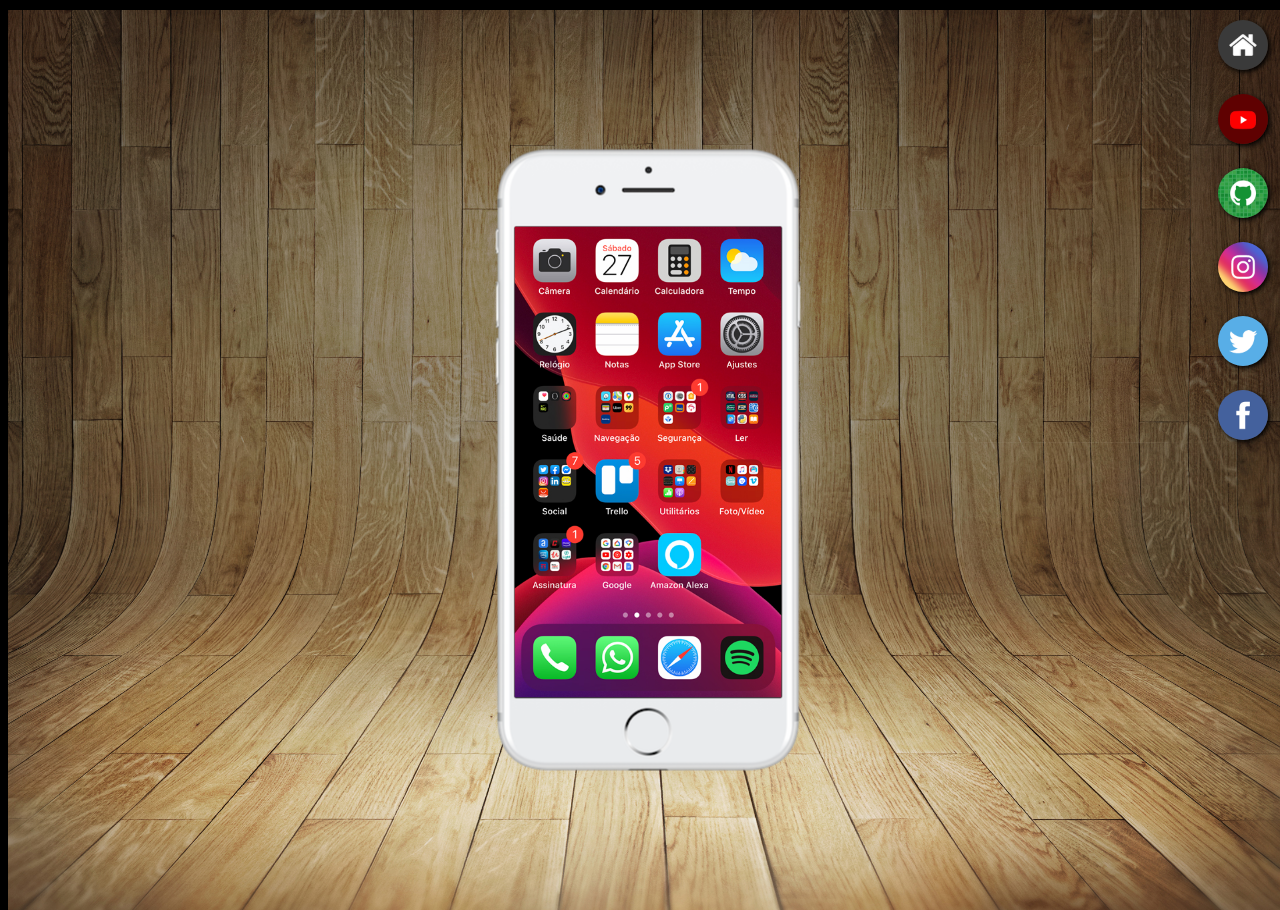
<file: index.html>
<!DOCTYPE html>
<html lang="pt-br">
<head>
    <meta charset="UTF-8">
    <meta name="viewport" content="width=device-width, initial-scale=1.0">
    <link rel="shortcut icon" href="favicon.ico" type="image/x-icon">
    <title>Projeto rede sociais</title>
    <link rel="stylesheet" href="estilos/style.css">
</head>
<body>
    <main>
        <section id="telefone">
            <iframe src="home.html" frameborder="0" name="tela" id="tela">Seu navegador não é compatível</iframe>
        </section>
        <section id="redes-sociais">
            <a href="home.html" target="tela"><img src="imagens/logo-home.jpg" alt="home"></a><br>
            <a href="youtube.html" target="tela"><img src="imagens/logo-youtube.jpg" alt="youtube"></a><br>
            <a href="github.html" target="tela"><img src="imagens/logo-github.jpg" alt="github"></a><br>
            <a href="instagram.html" target="tela"><img src="imagens/logo-instagram.jpg" alt="instagram"></a><br>
            <a href="twitter.html" target="tela"><img src="imagens/logo-twitter.jpg" alt="twitter"></a><br>
            <a href="facebook.html" target="tela"><img src="imagens/logo-facebook.jpg" alt="facebook"></a>
        </section>
    </main>
</body>
</html>
</file>
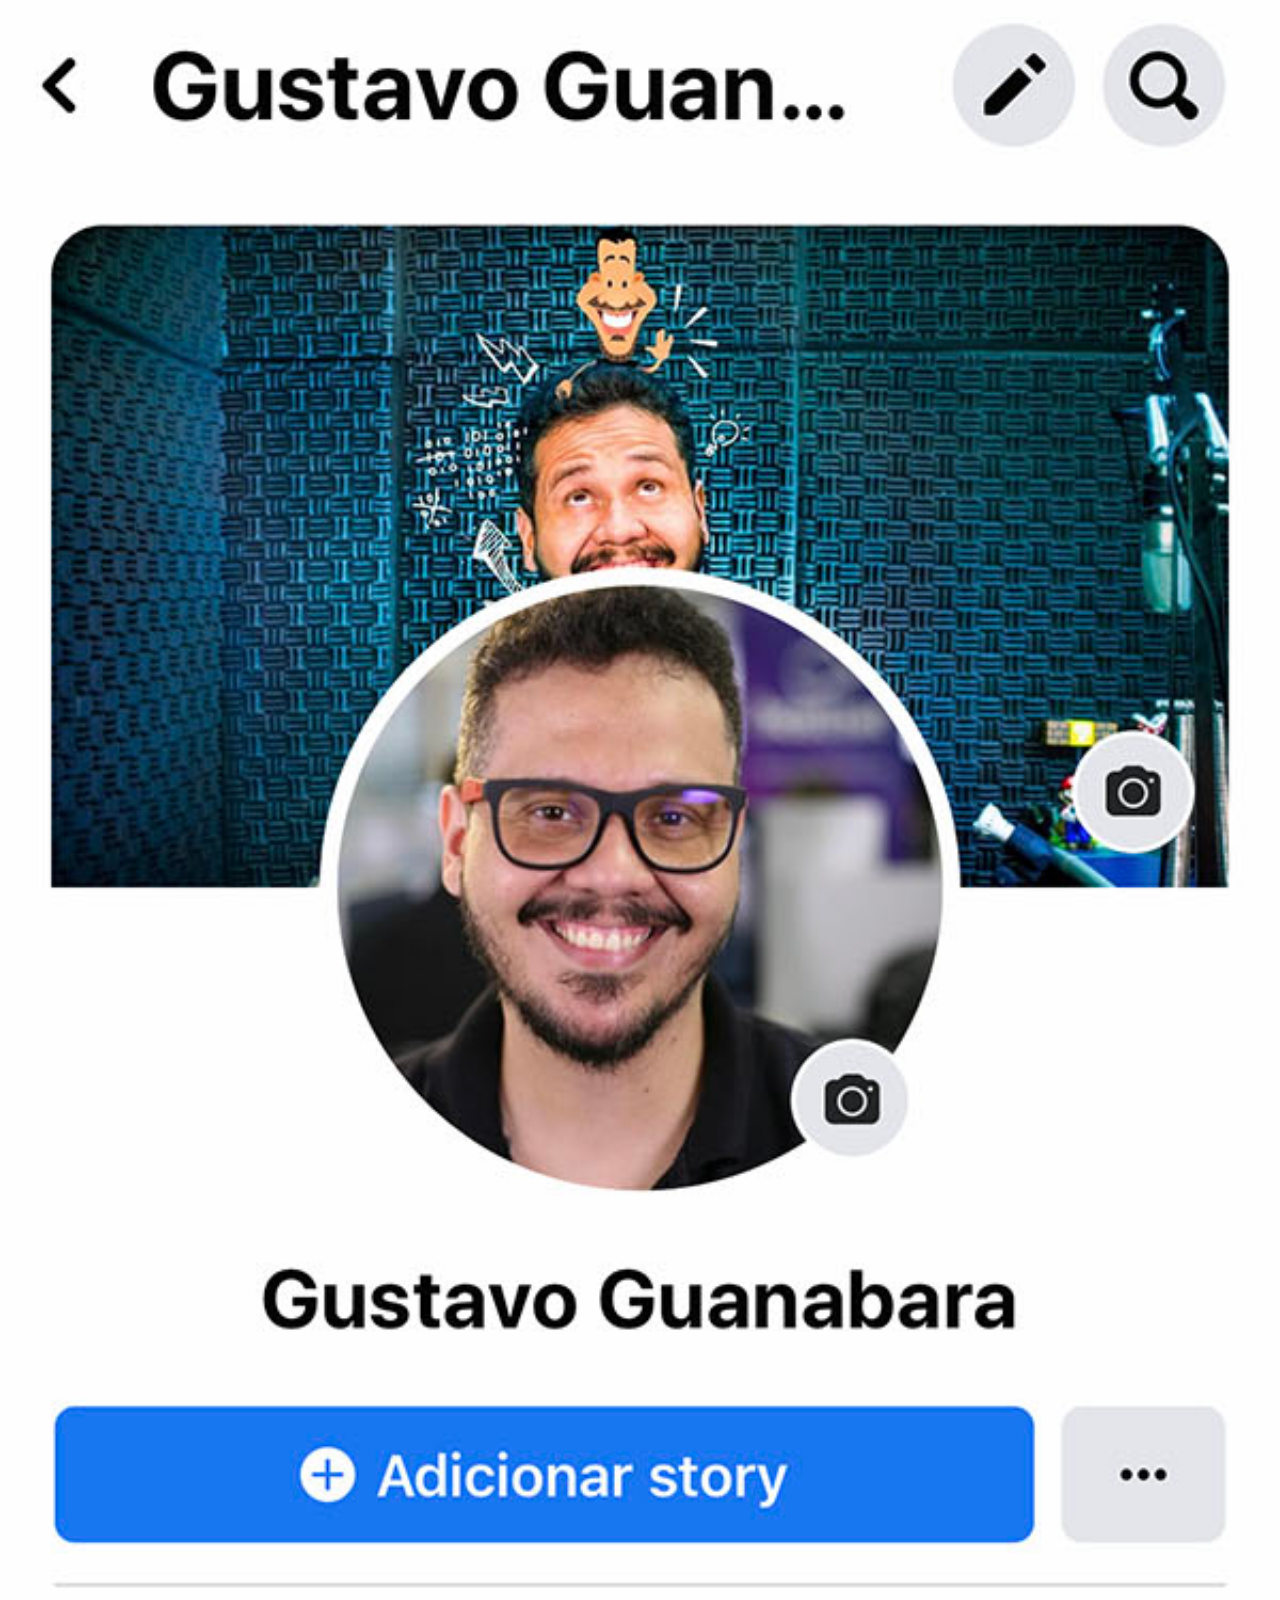
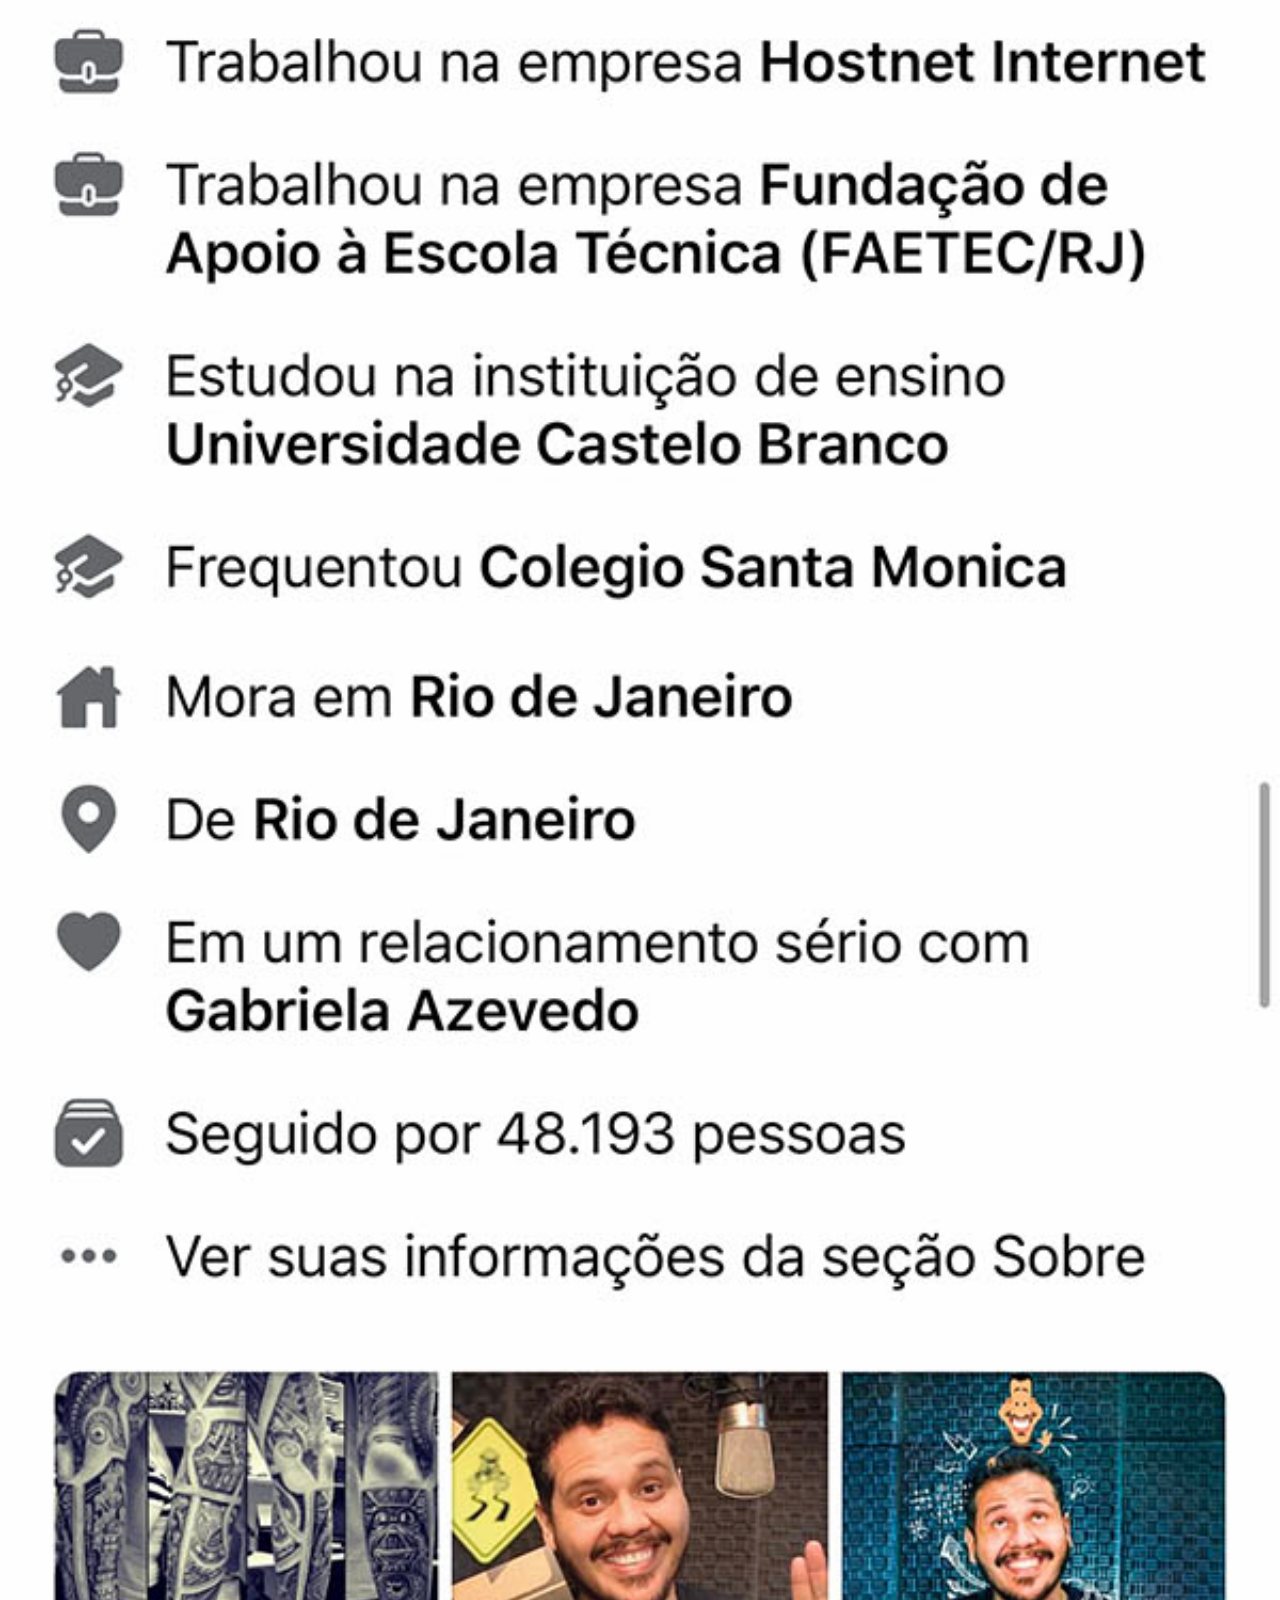
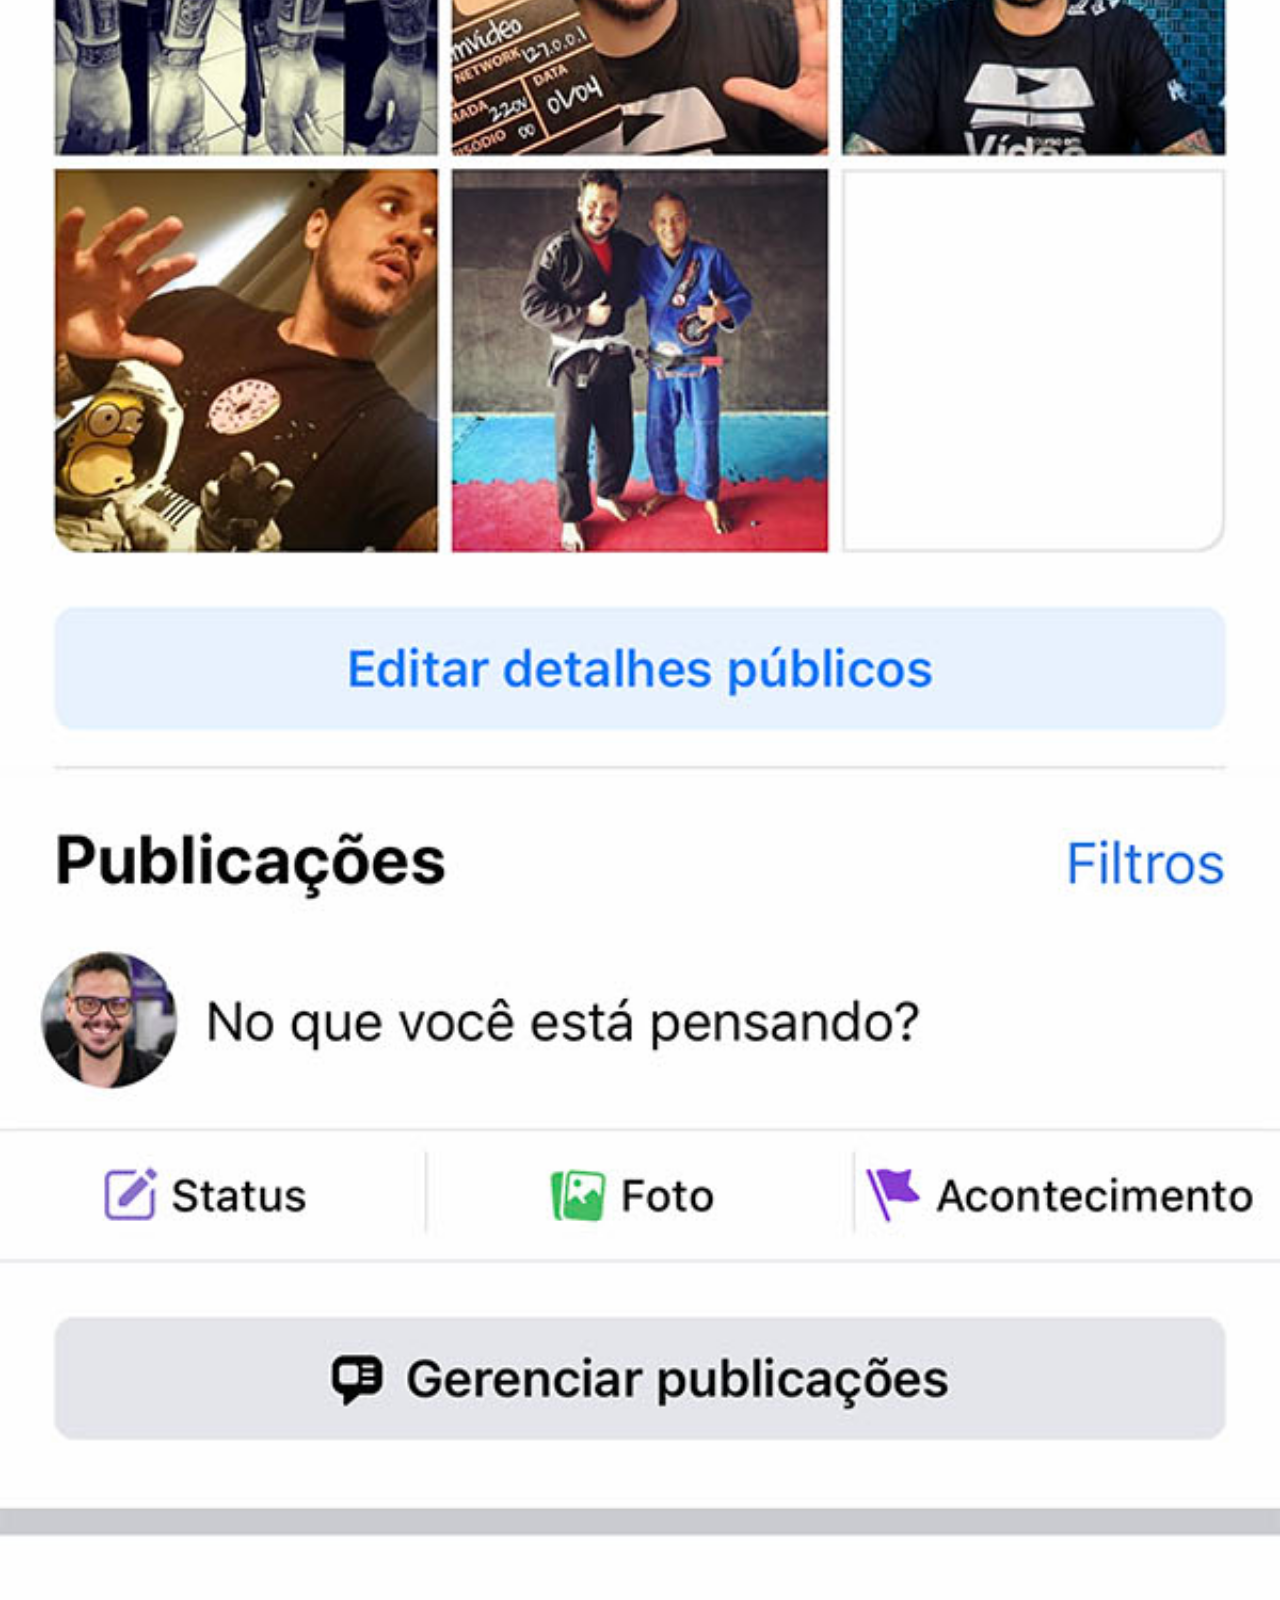
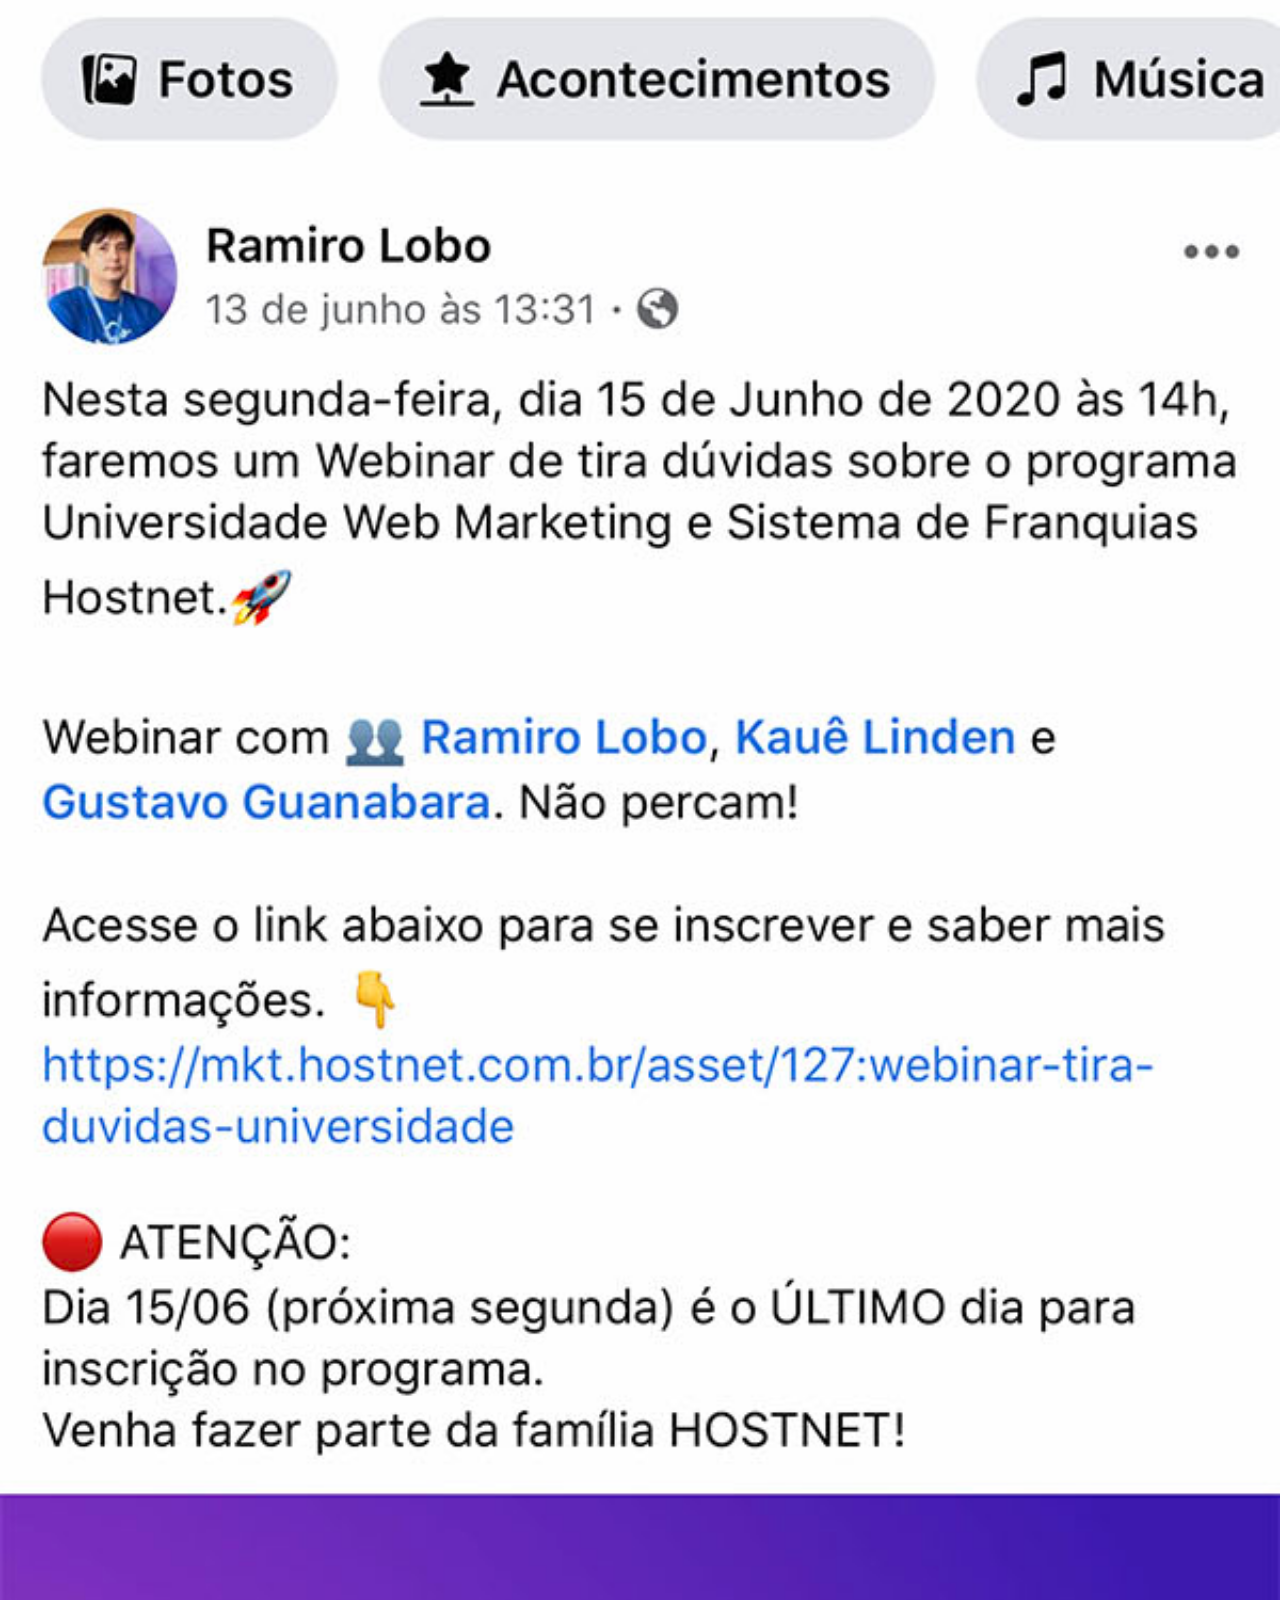
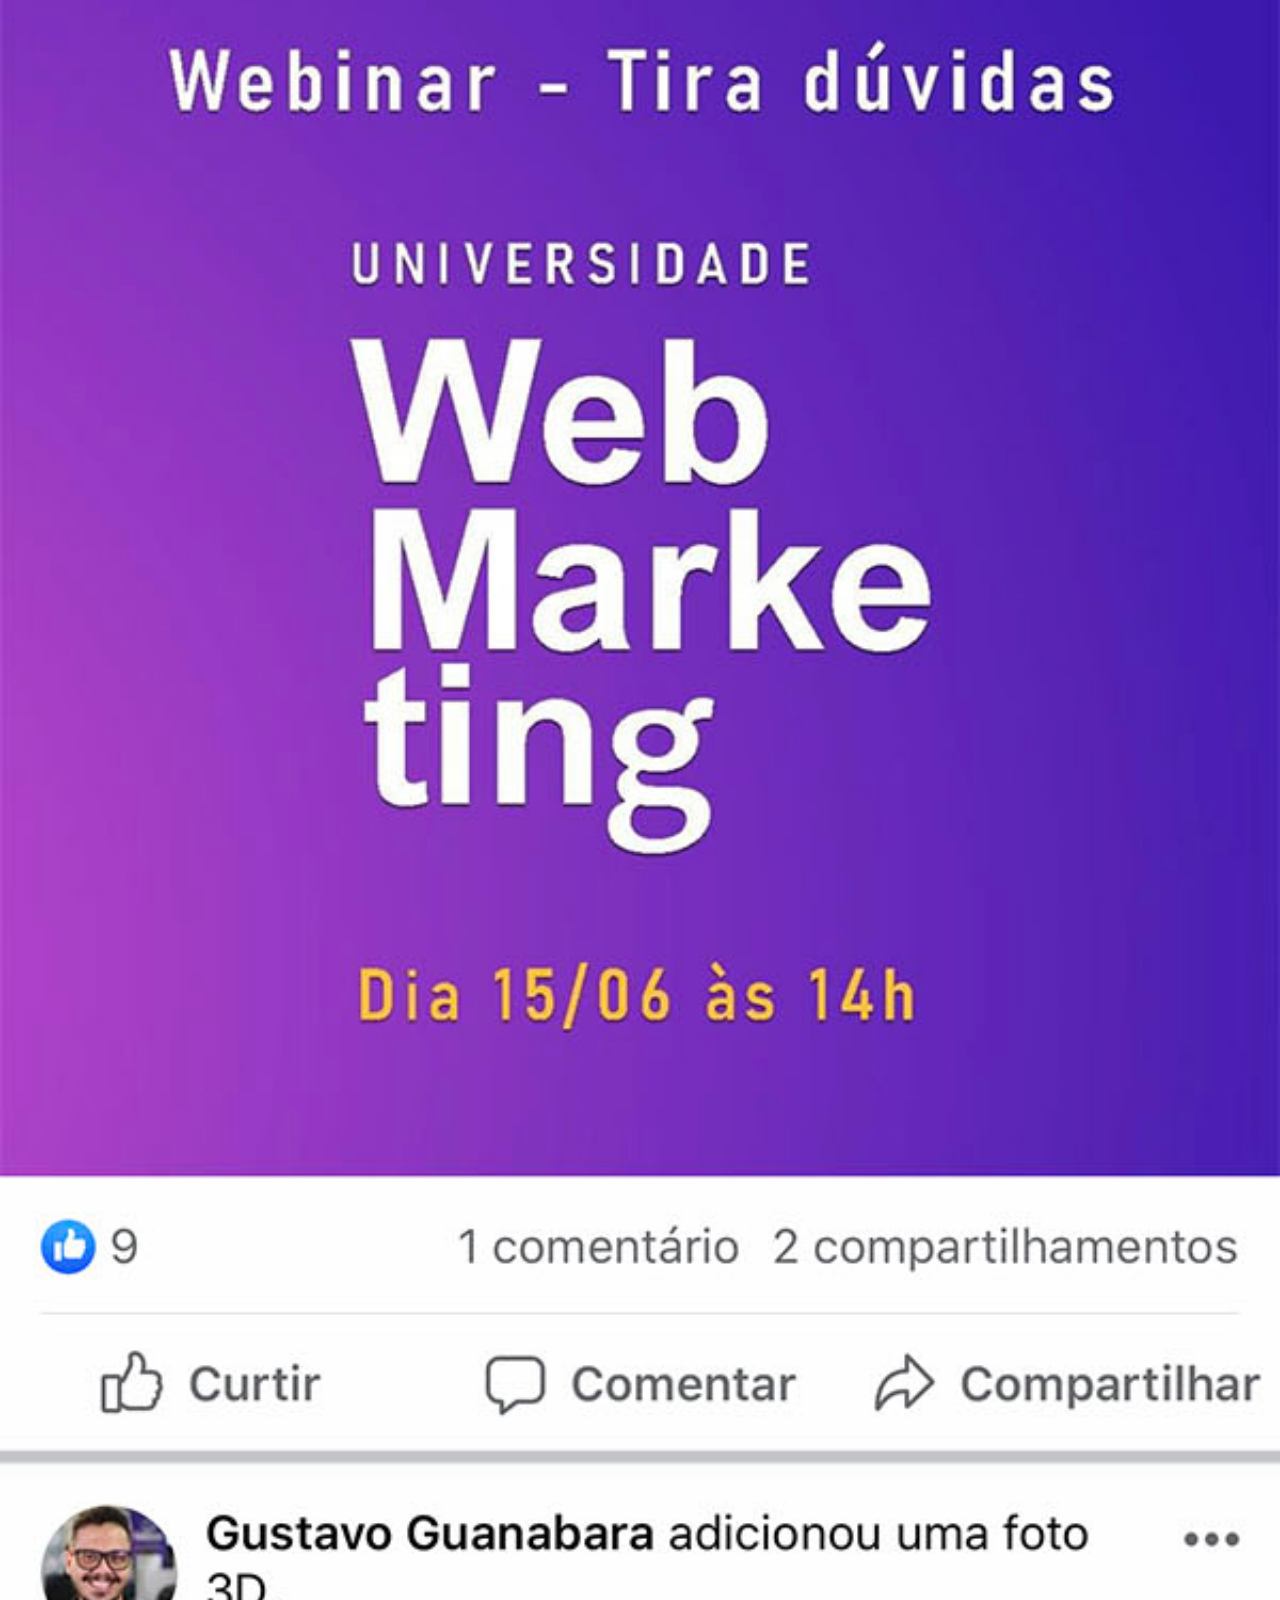
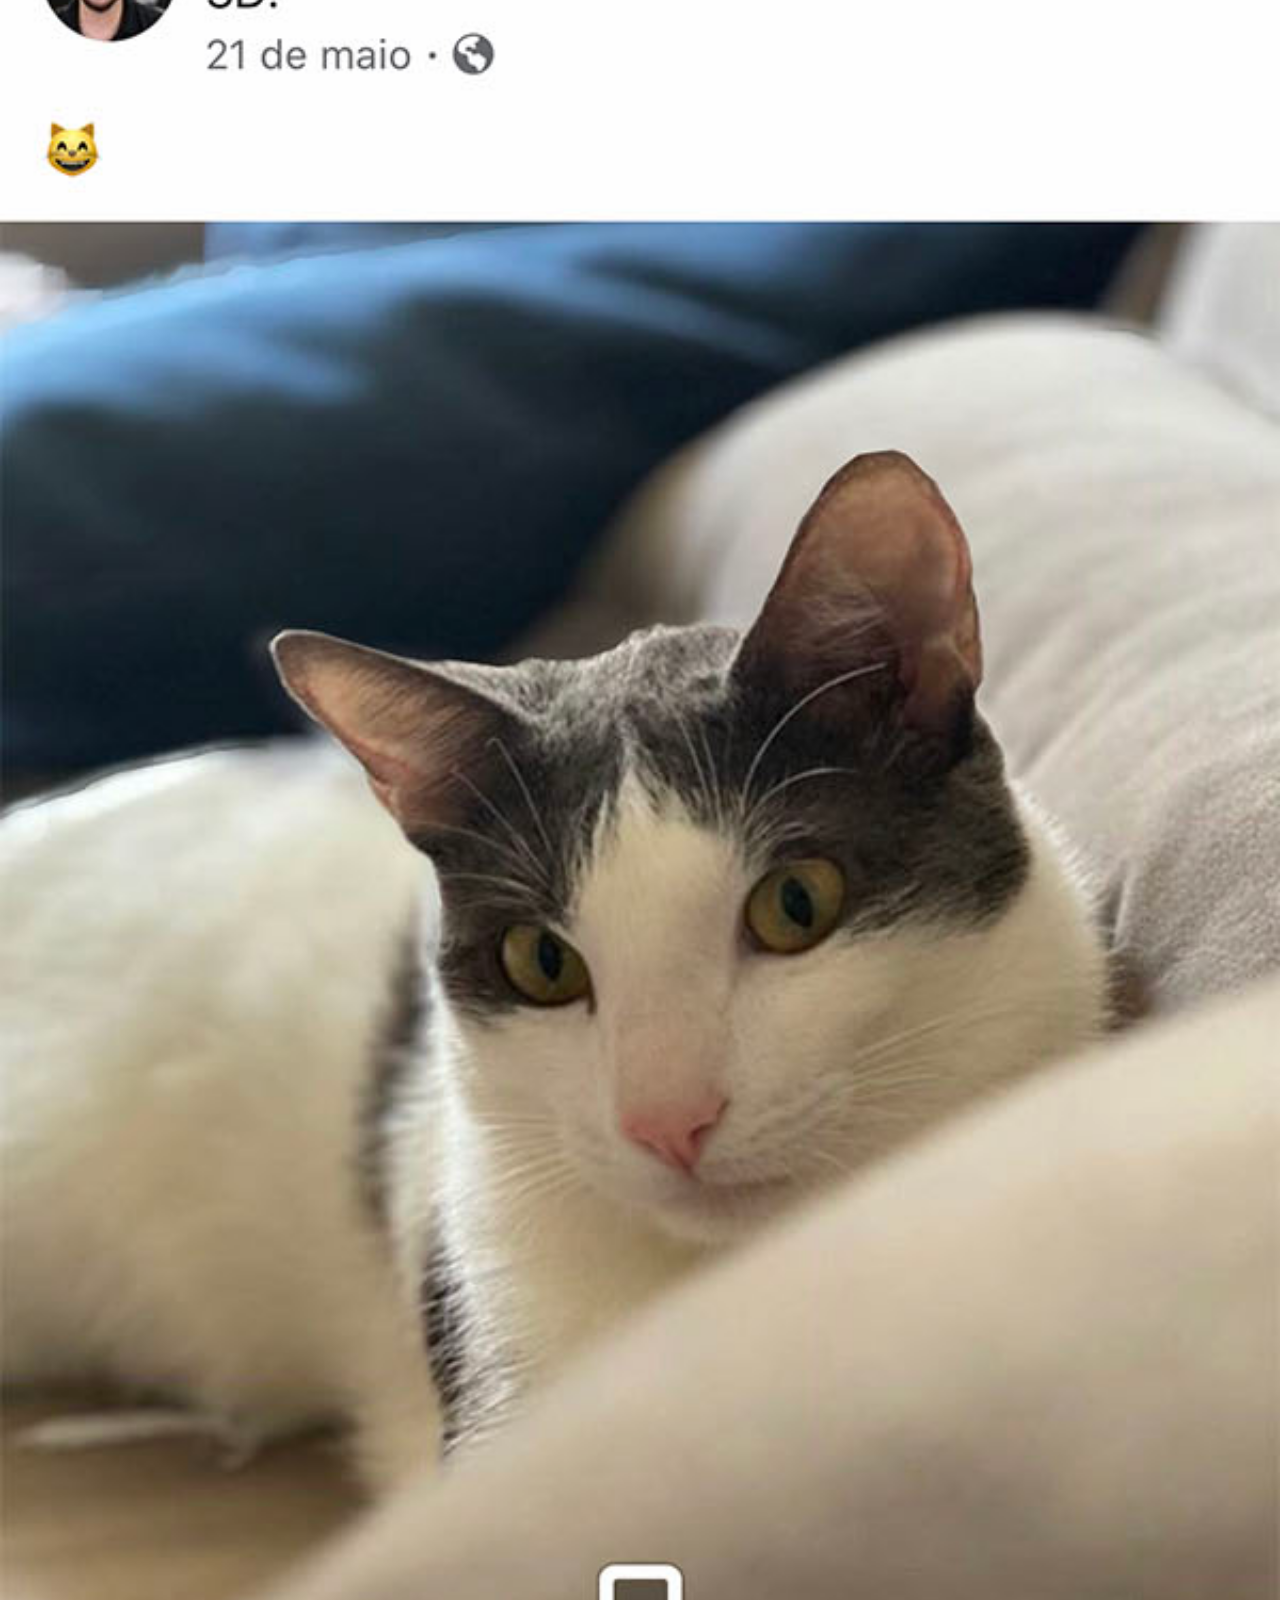
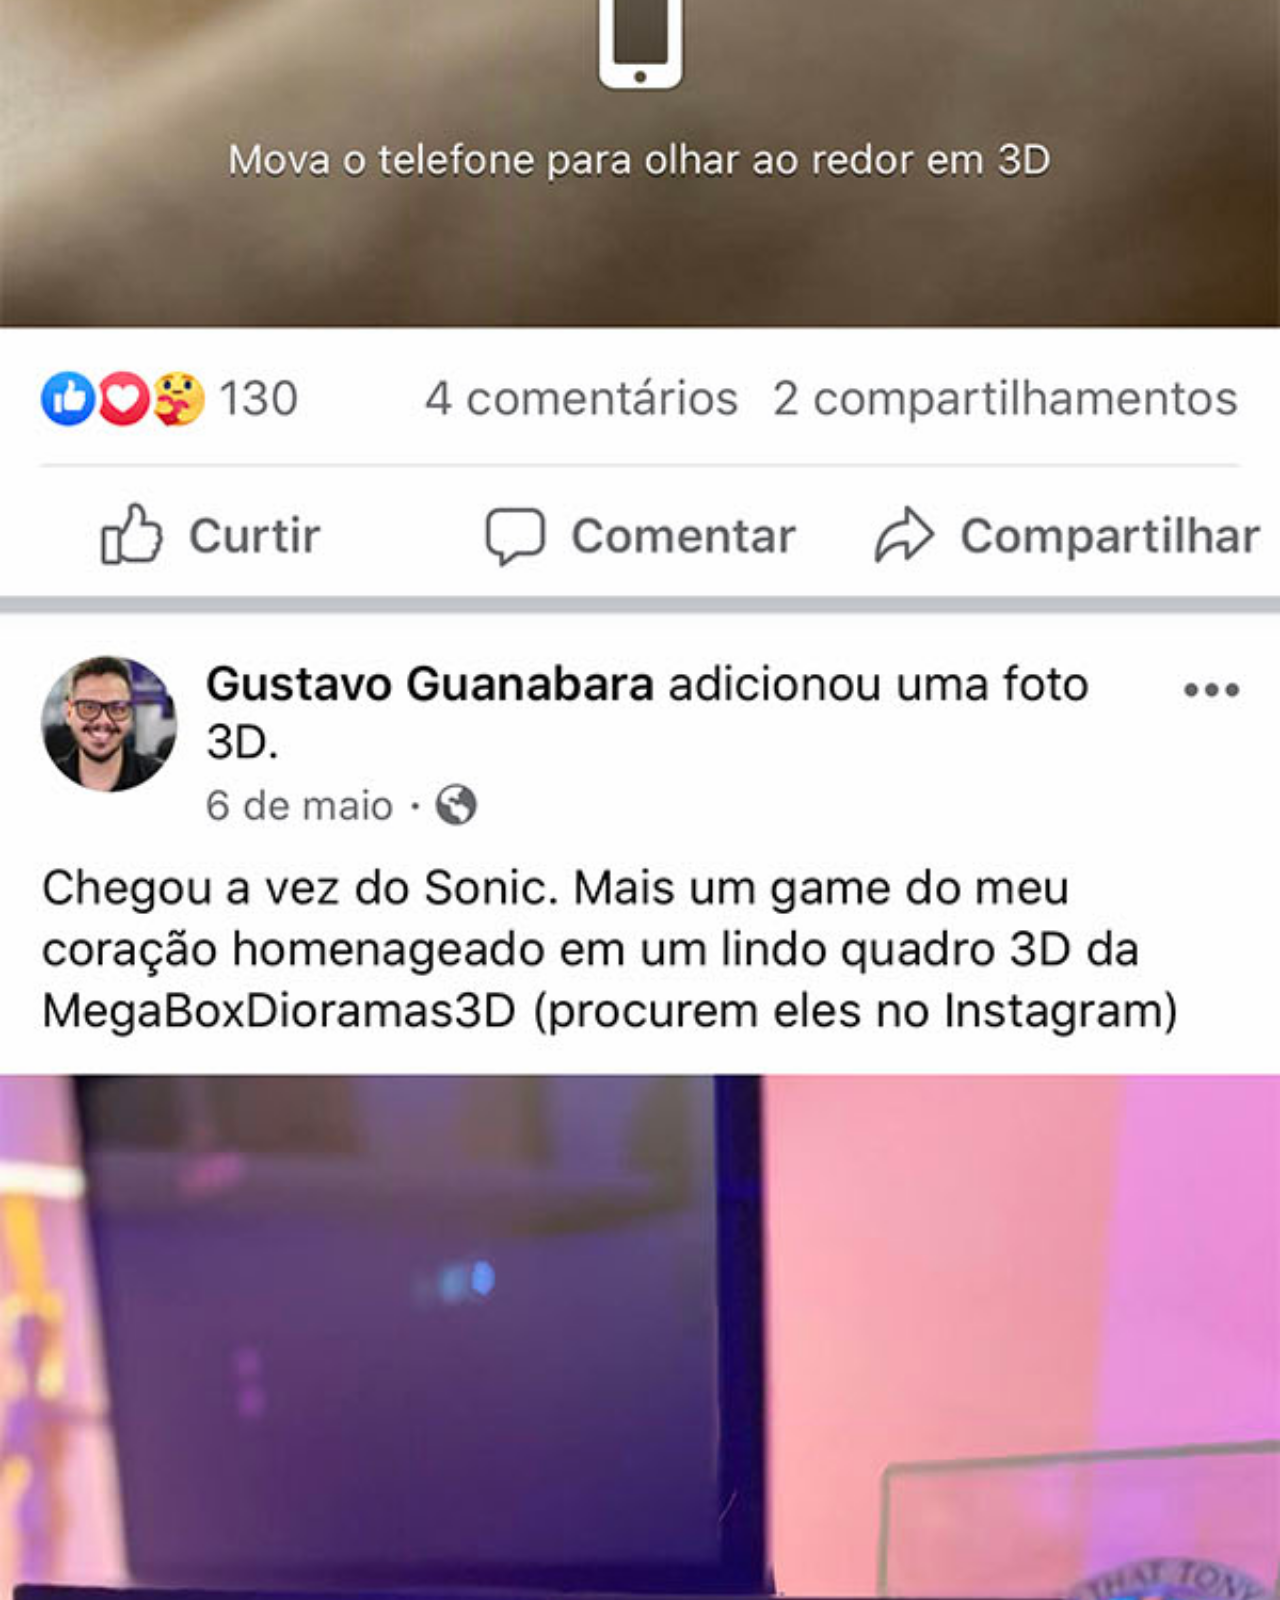
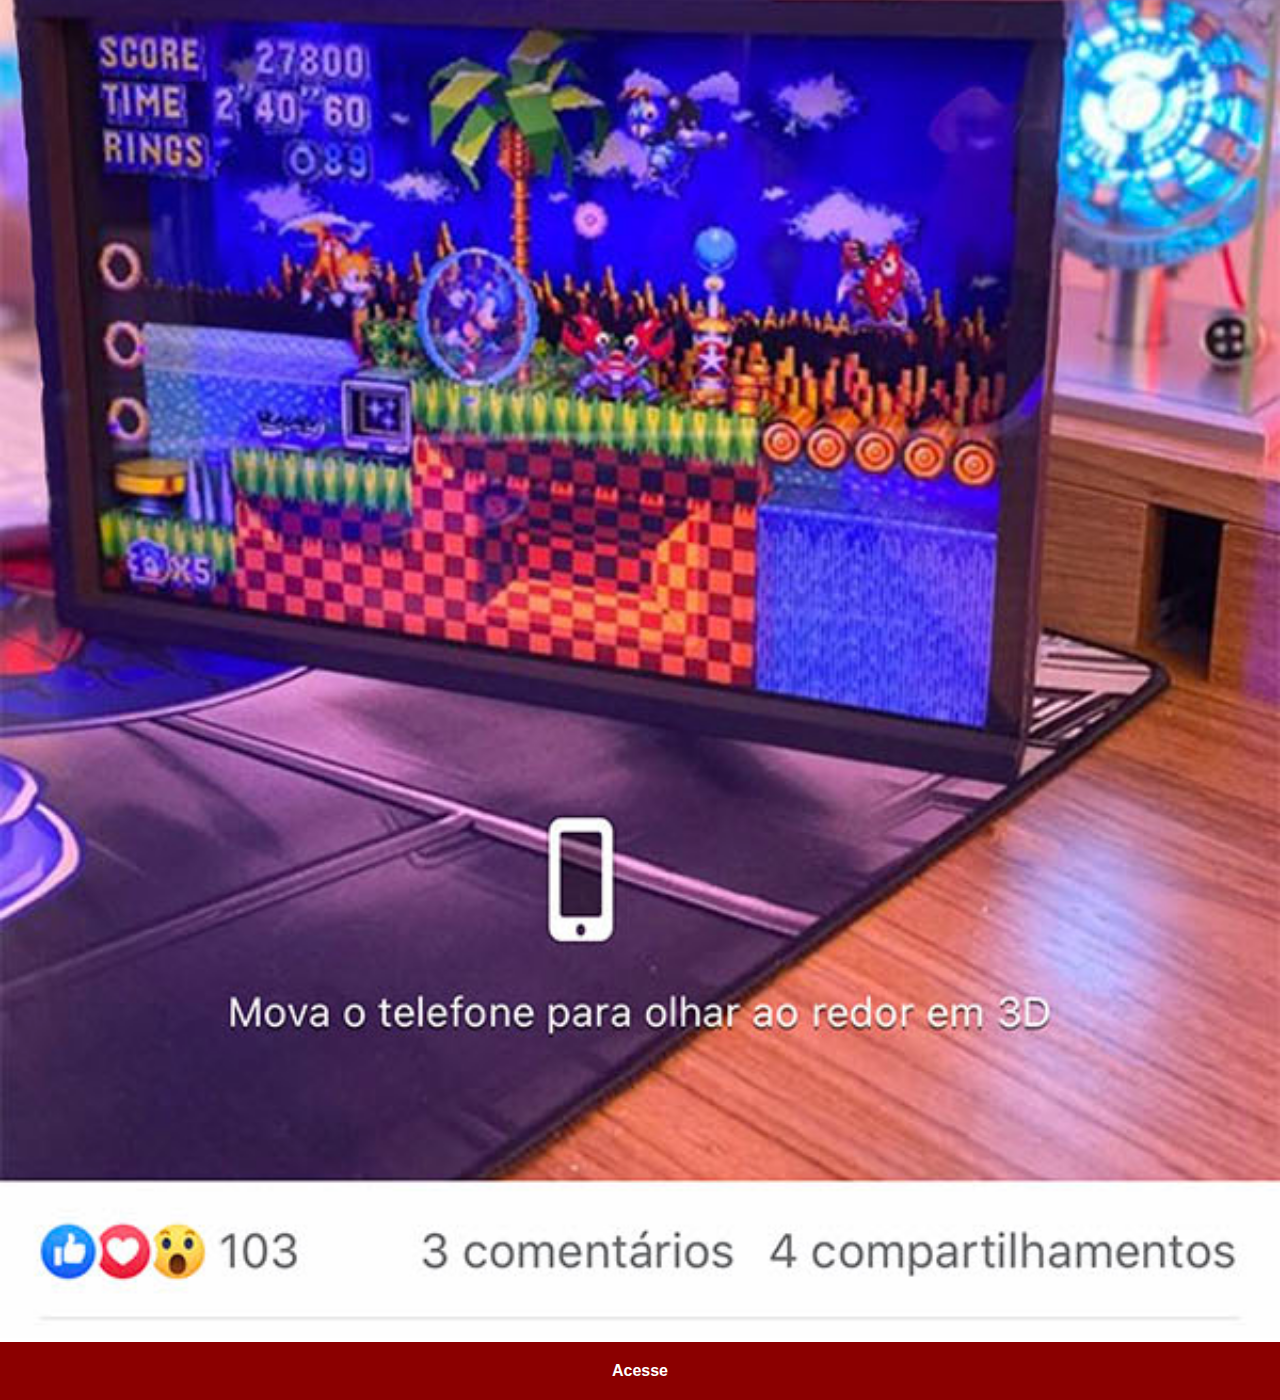
<file: facebook.html>
<!DOCTYPE html>
<html lang="pt-br">
<head>
    <meta charset="UTF-8">
    <meta name="viewport" content="width=device-width, initial-scale=1.0">
    <title>facebook</title>
    <link rel="stylesheet" href="estilos/social.css">
</head>
<body>
    <img src="imagens/tela-facebook.jpg" alt="facebook">
    <a href="https://www.facebook.com/gustavoguanabara/?locale=pt_BR" target="_blank">Acesse</a>
</body>
</html>
</file>
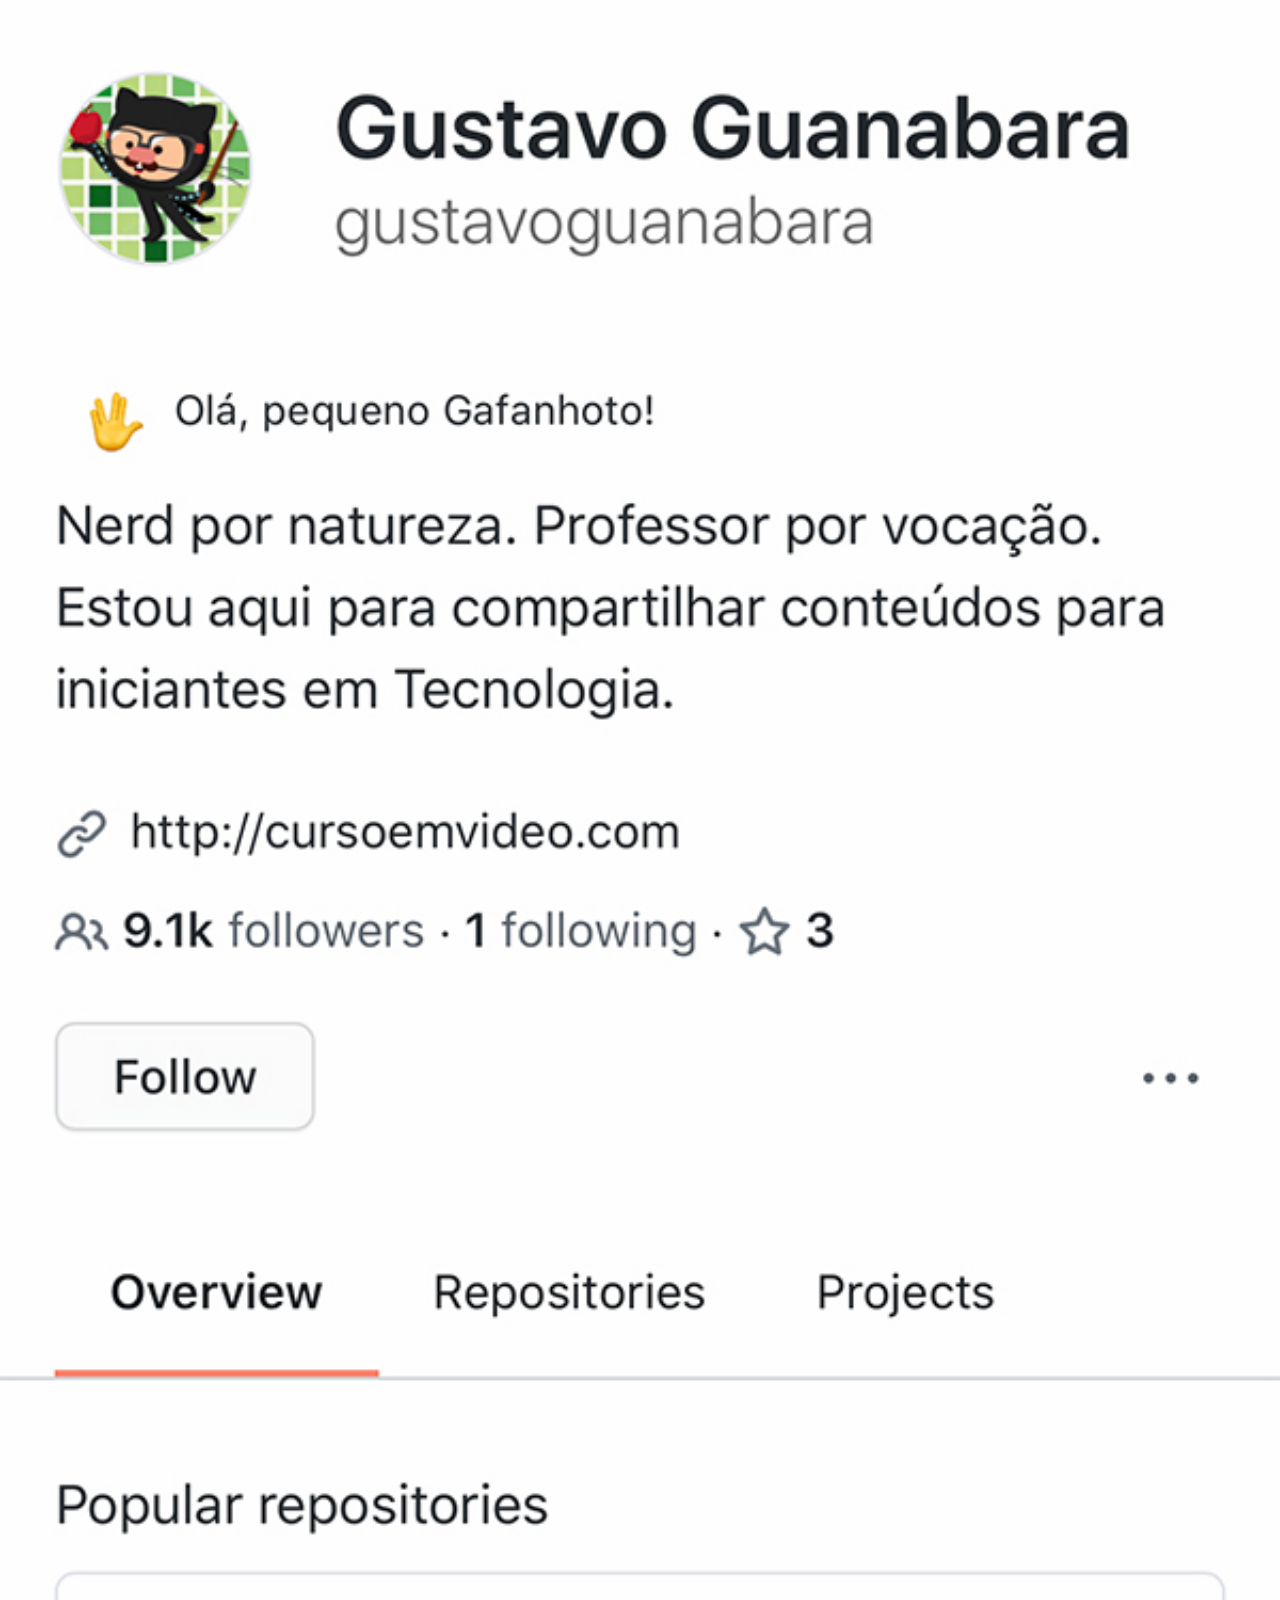
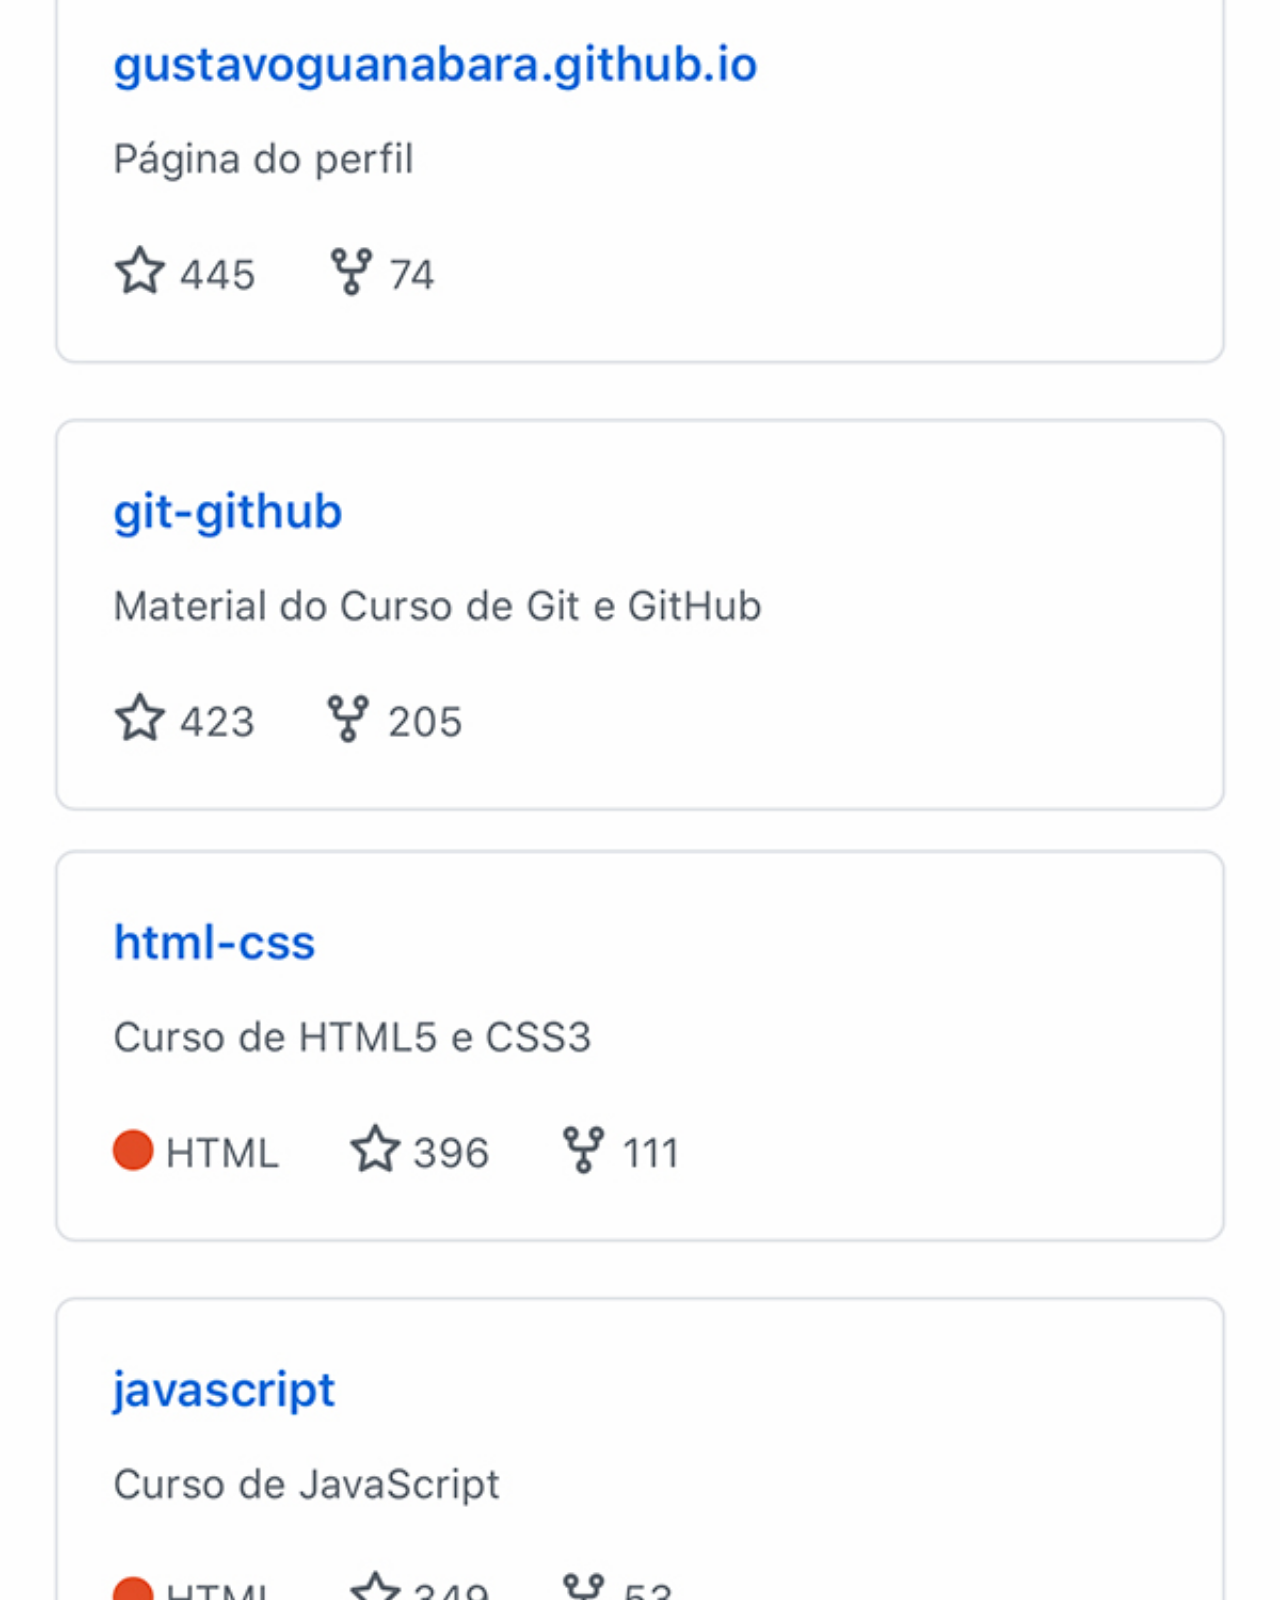
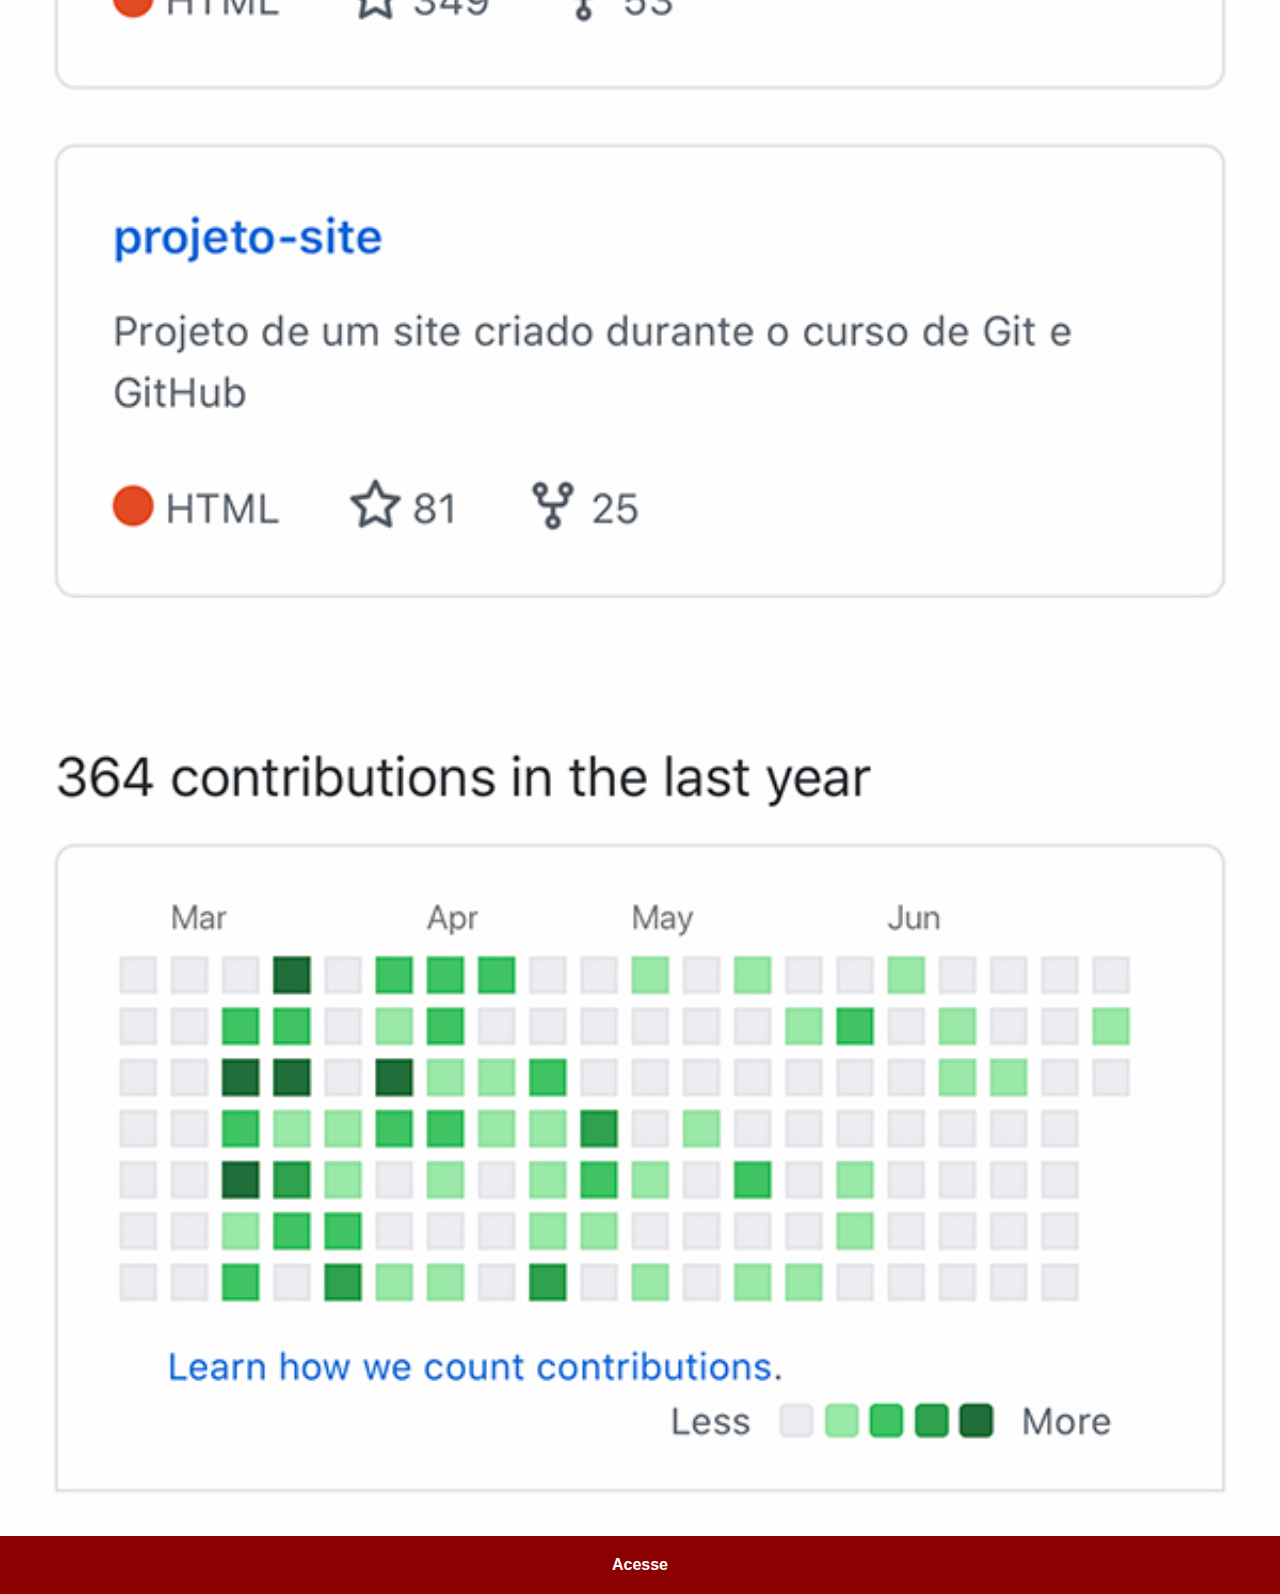
<file: github.html>
<!DOCTYPE html>
<html lang="pt-br">
<head>
    <meta charset="UTF-8">
    <meta name="viewport" content="width=device-width, initial-scale=1.0">
    <title>Youtube</title>
    <link rel="stylesheet" href="estilos/social.css">
</head>
<body>
    <img src="imagens/tela-github.jpg" alt="github">
    <a href="https://github.com/gustavoguanabara" target="_blank">Acesse</a>
</body>
</html>
</file>
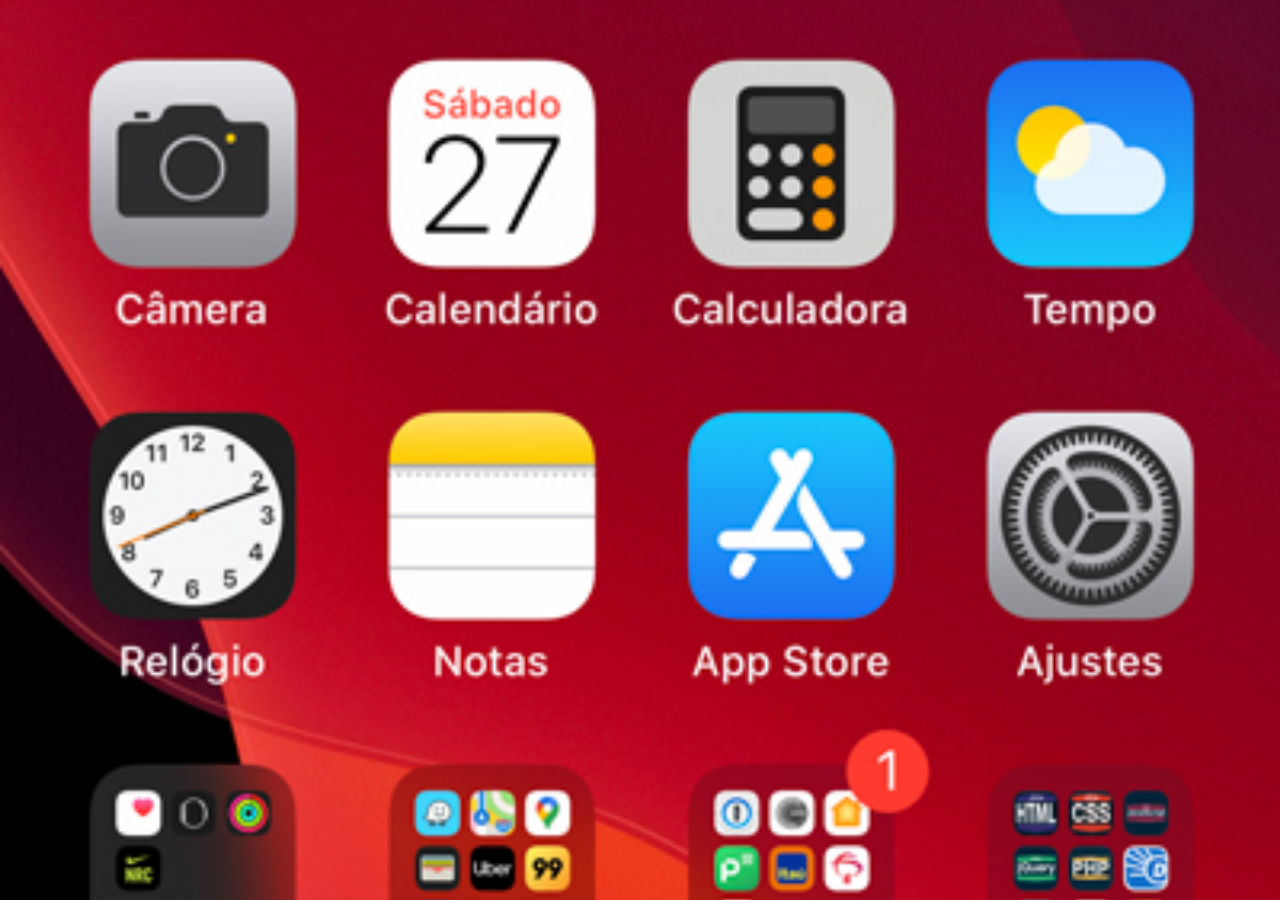
<file: home.html>
<!DOCTYPE html>
<html lang="pt-br">
<head>
    <meta charset="UTF-8">
    <meta name="viewport" content="width=device-width, initial-scale=1.0">
    <title>home</title>
    <style>
        * {
            margin: 0px;
            padding: 0px;
        }

        body {
            height: 100vh;
            height: 100vh;
            background-image: url('imagens/tela-home.jpg');
            background-repeat: no-repeat;
            background-position: top center;
            background-size: cover;
        }
    </style>
</head>
<body>
    
</body>
</html>
</file>
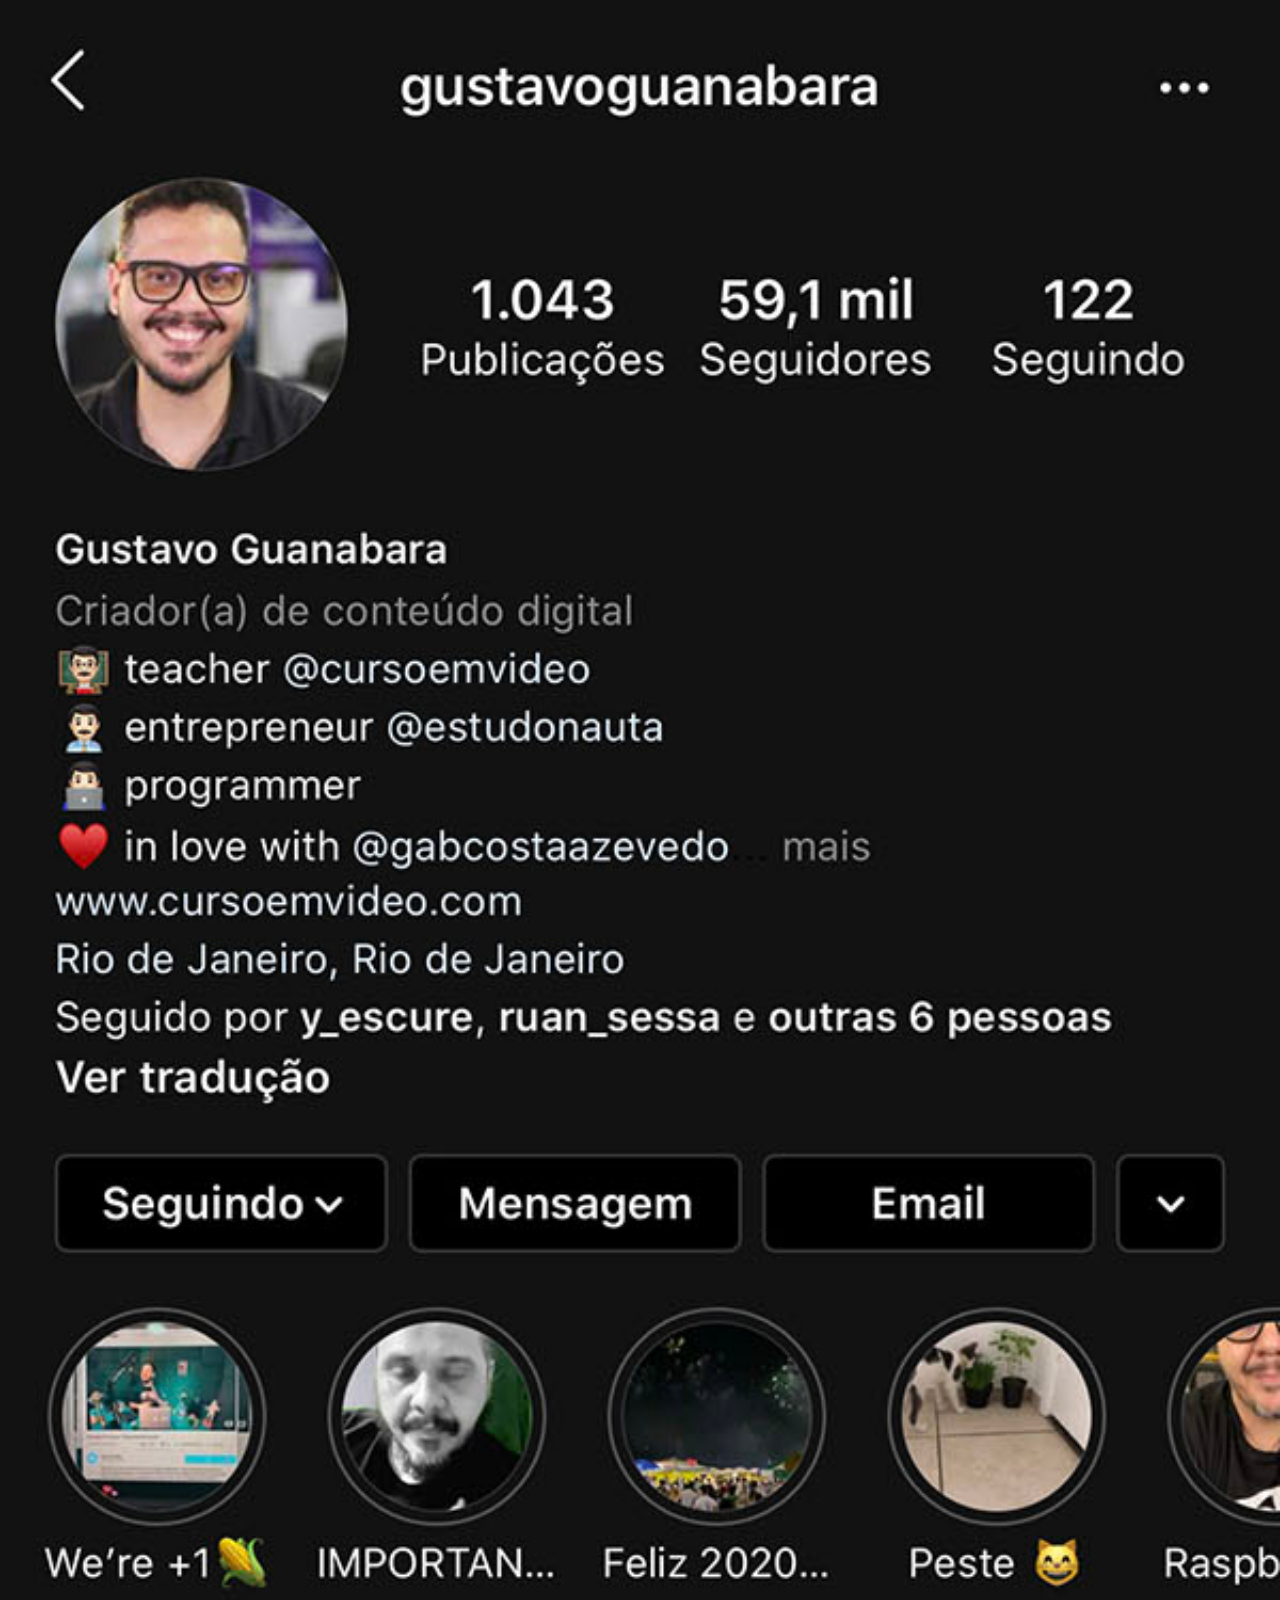
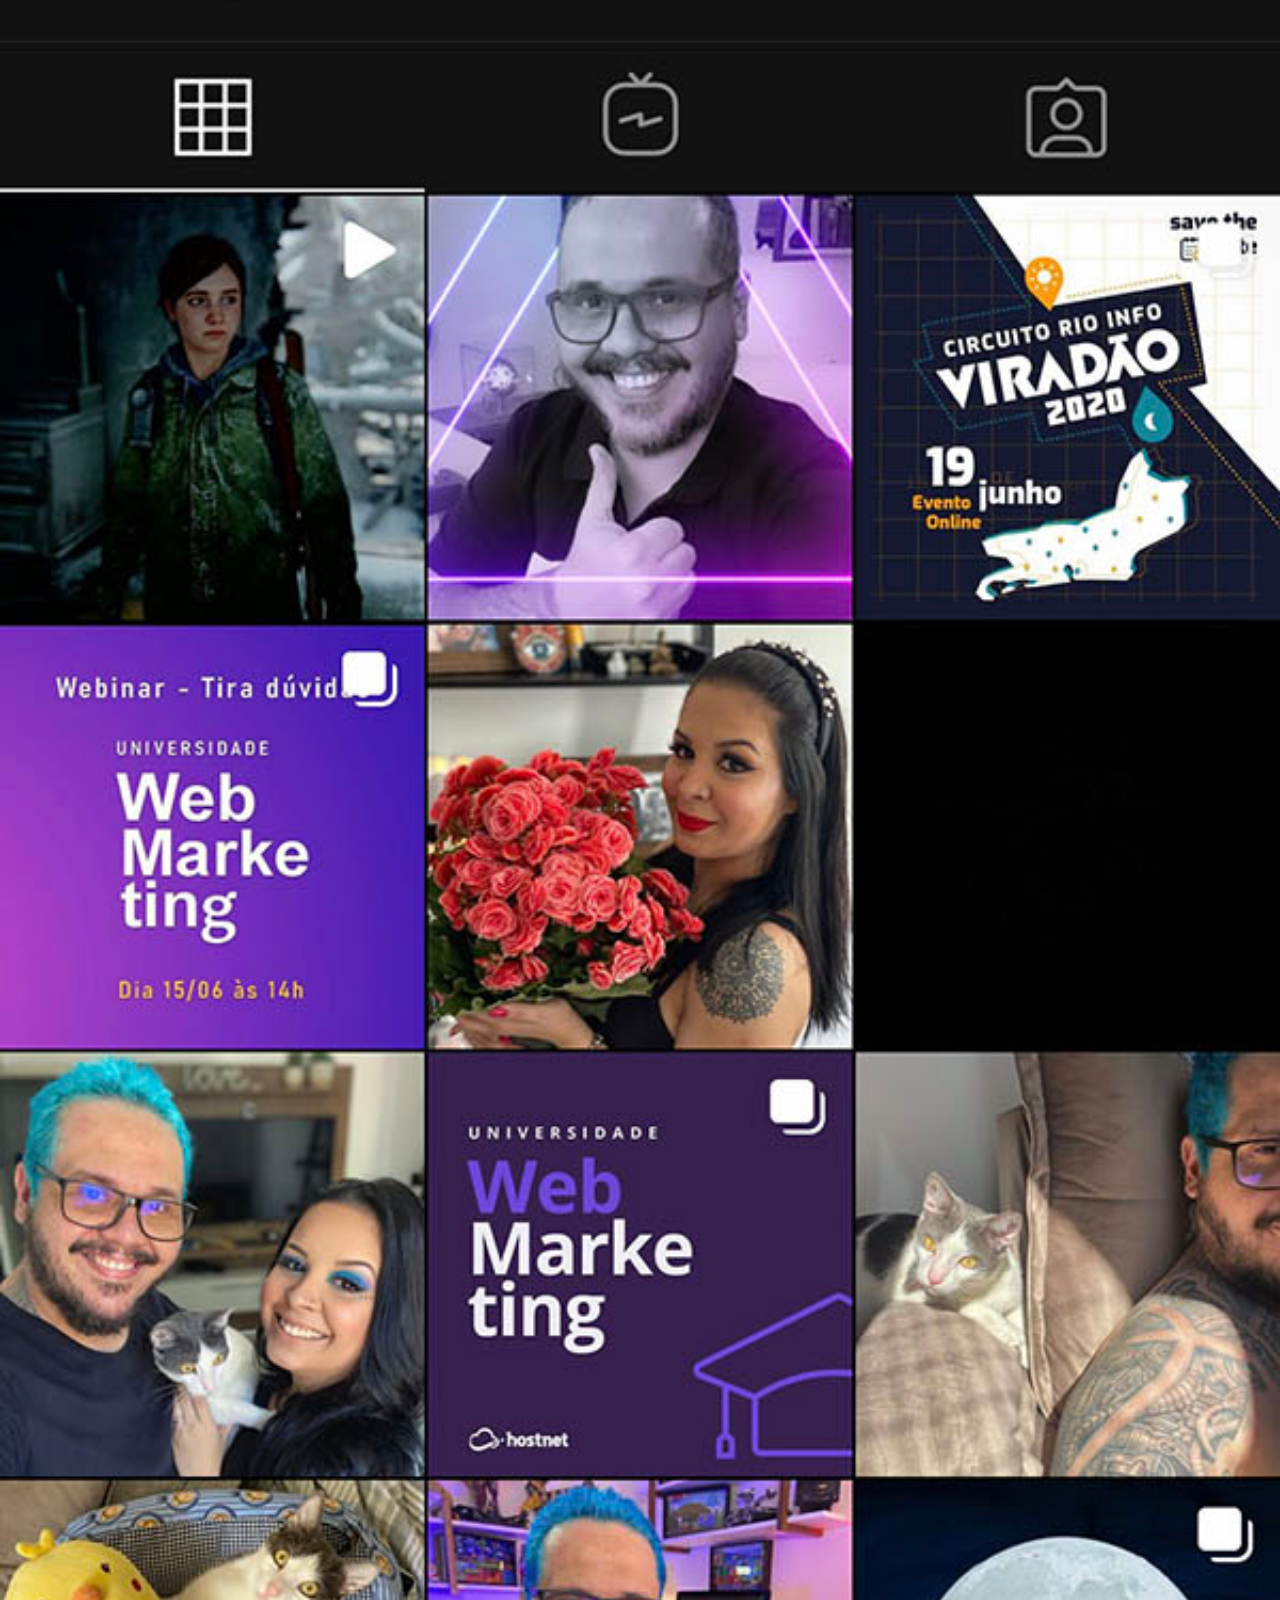
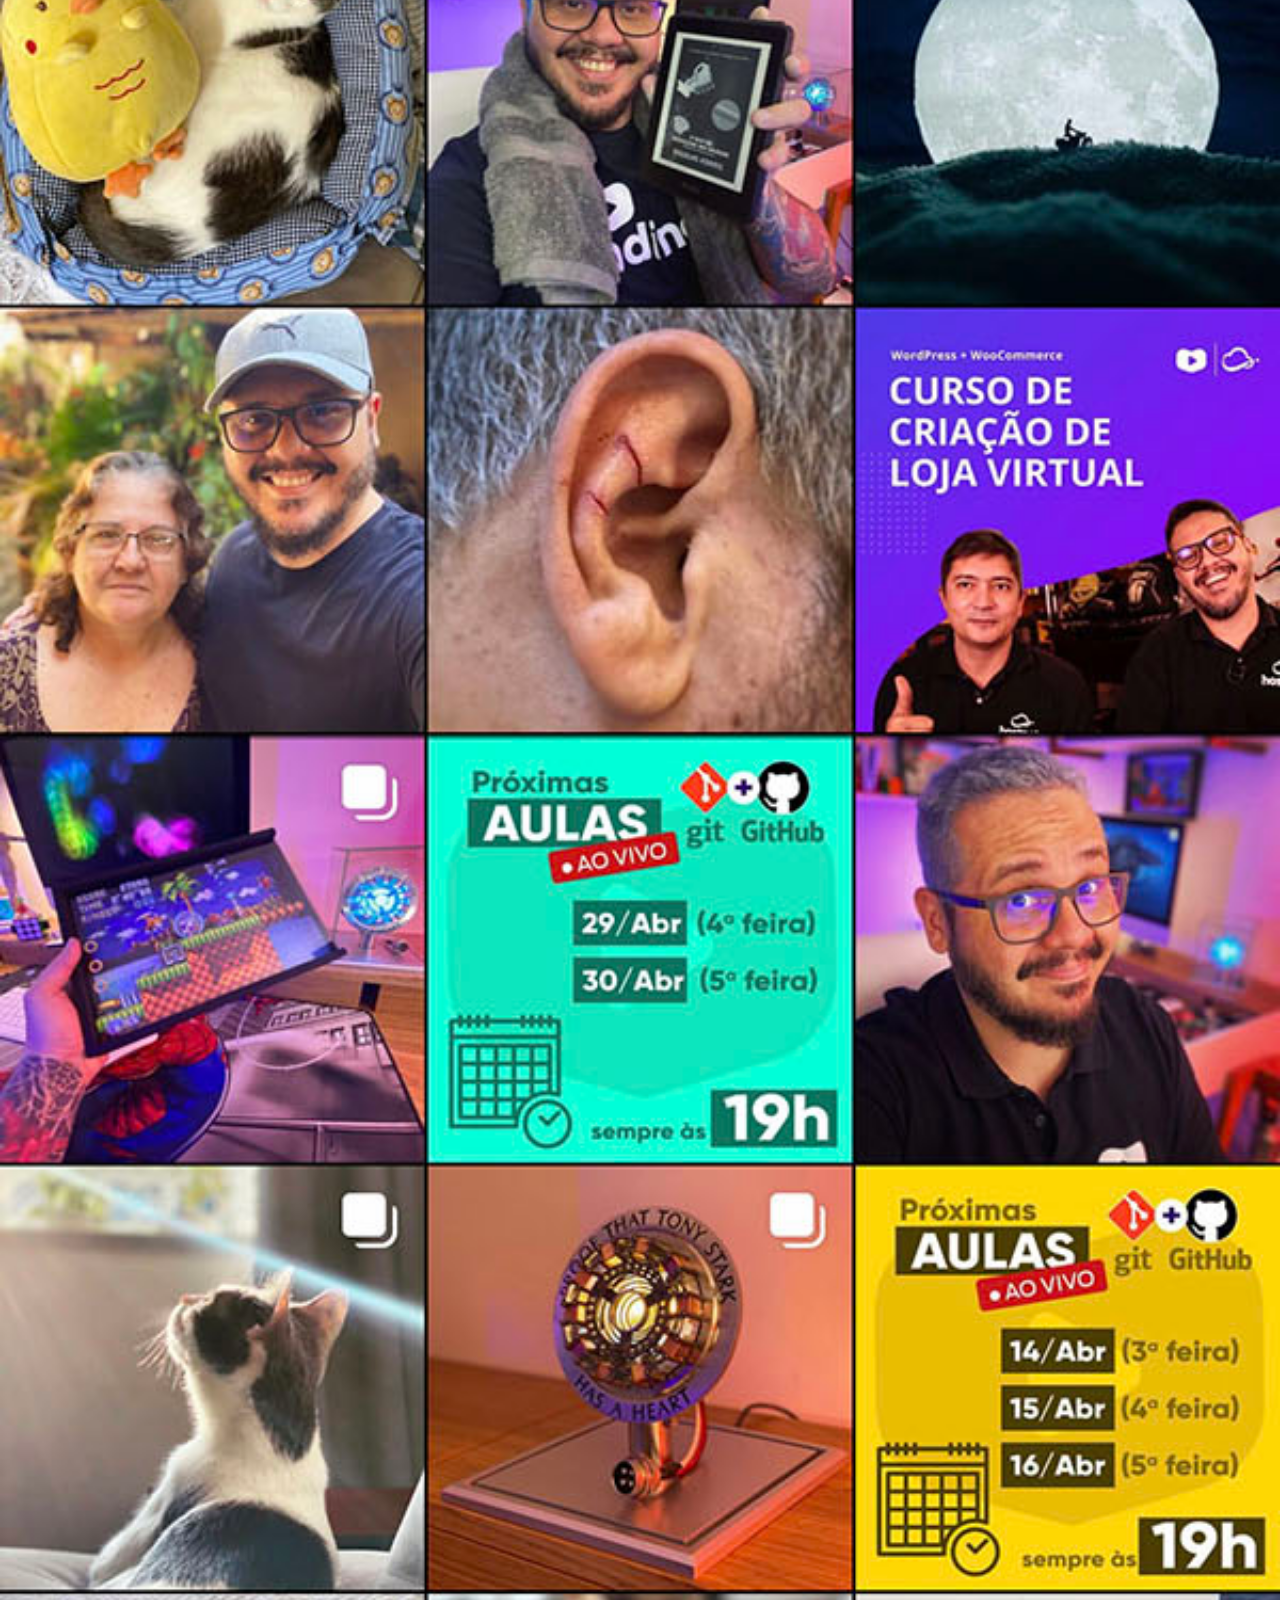
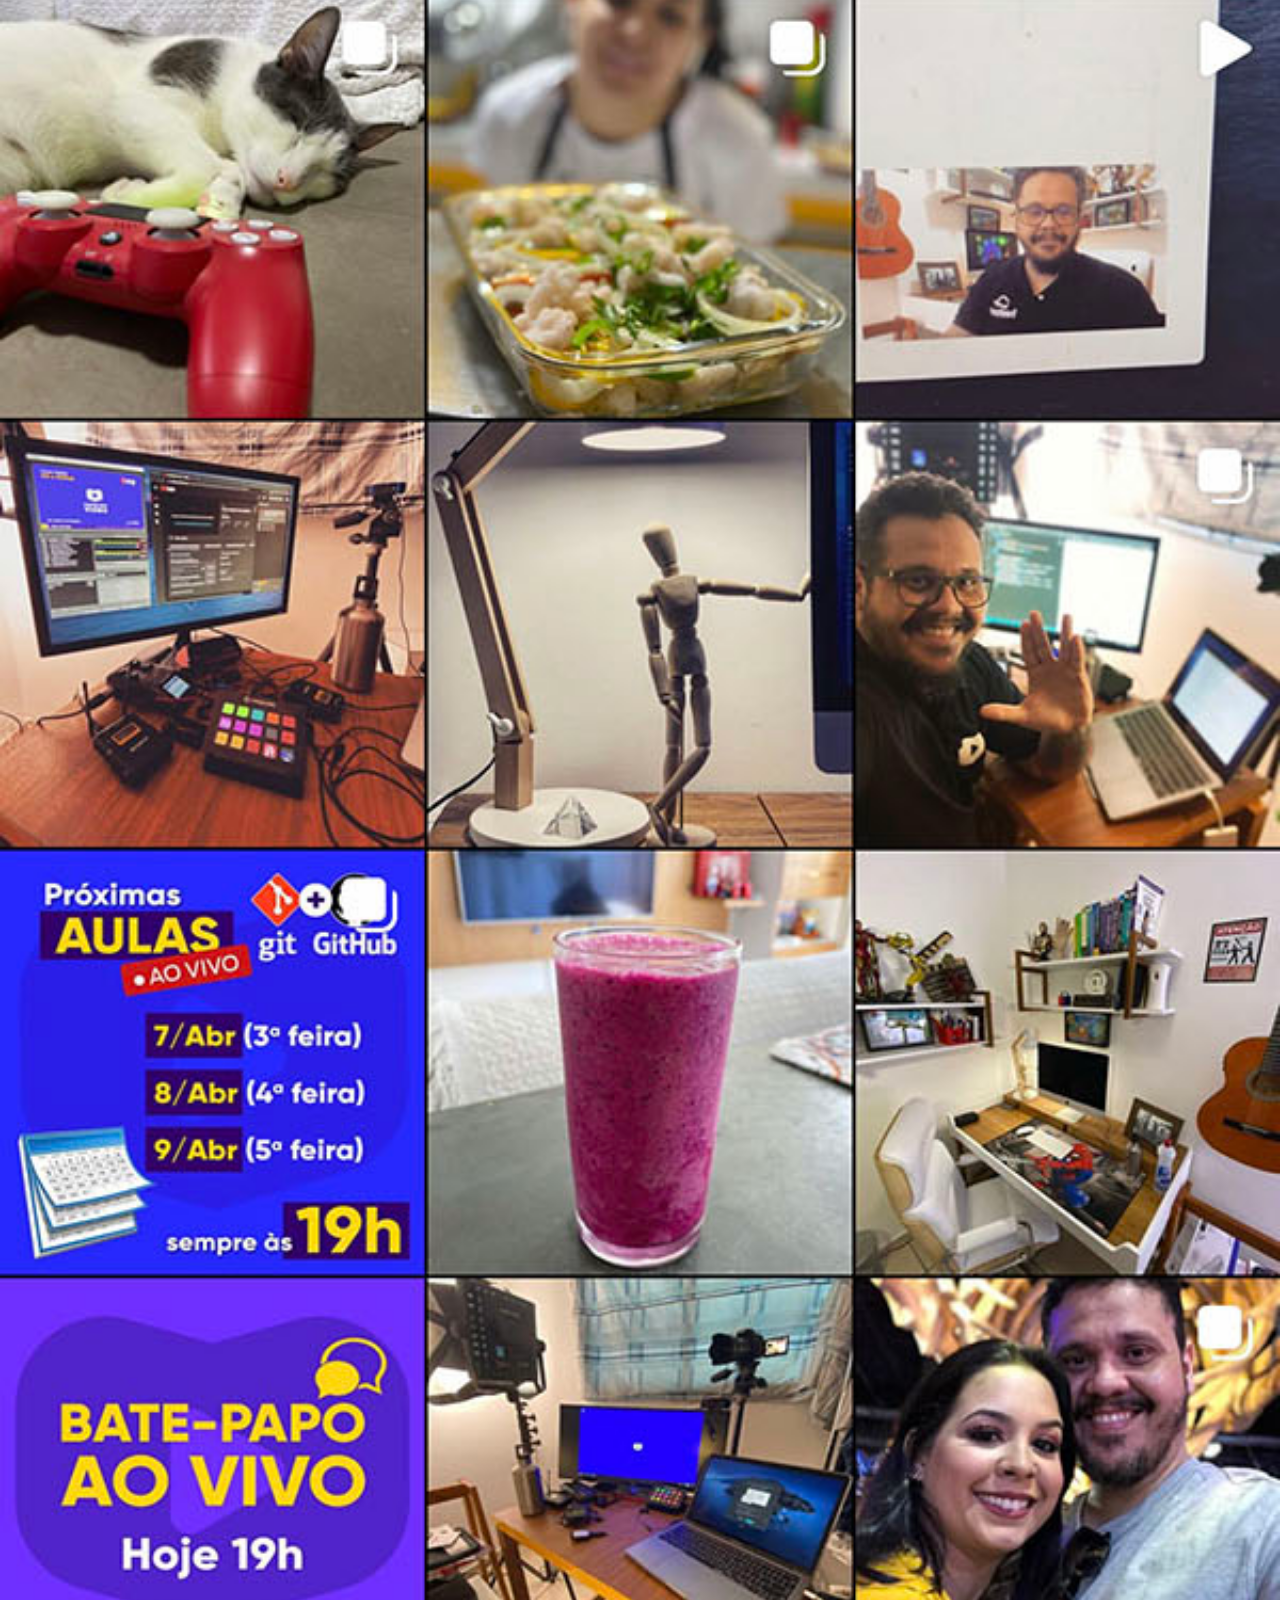
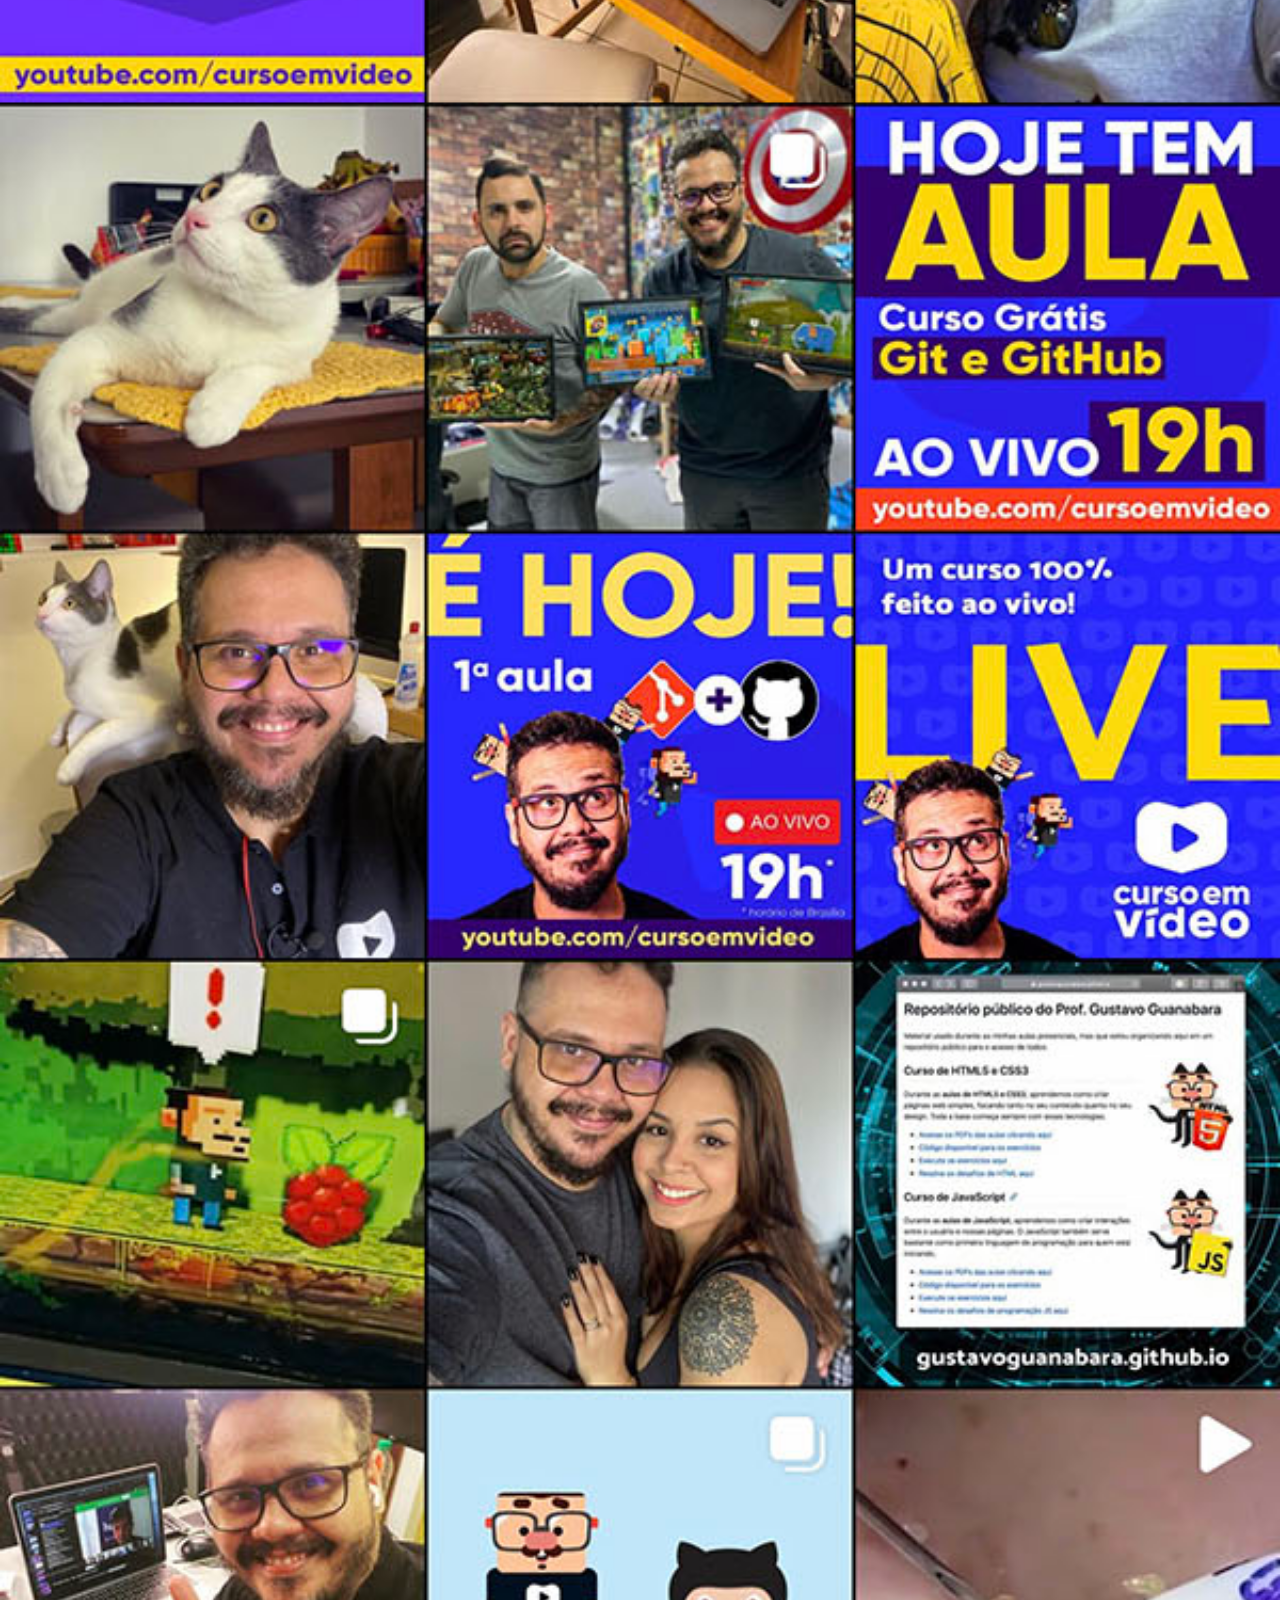
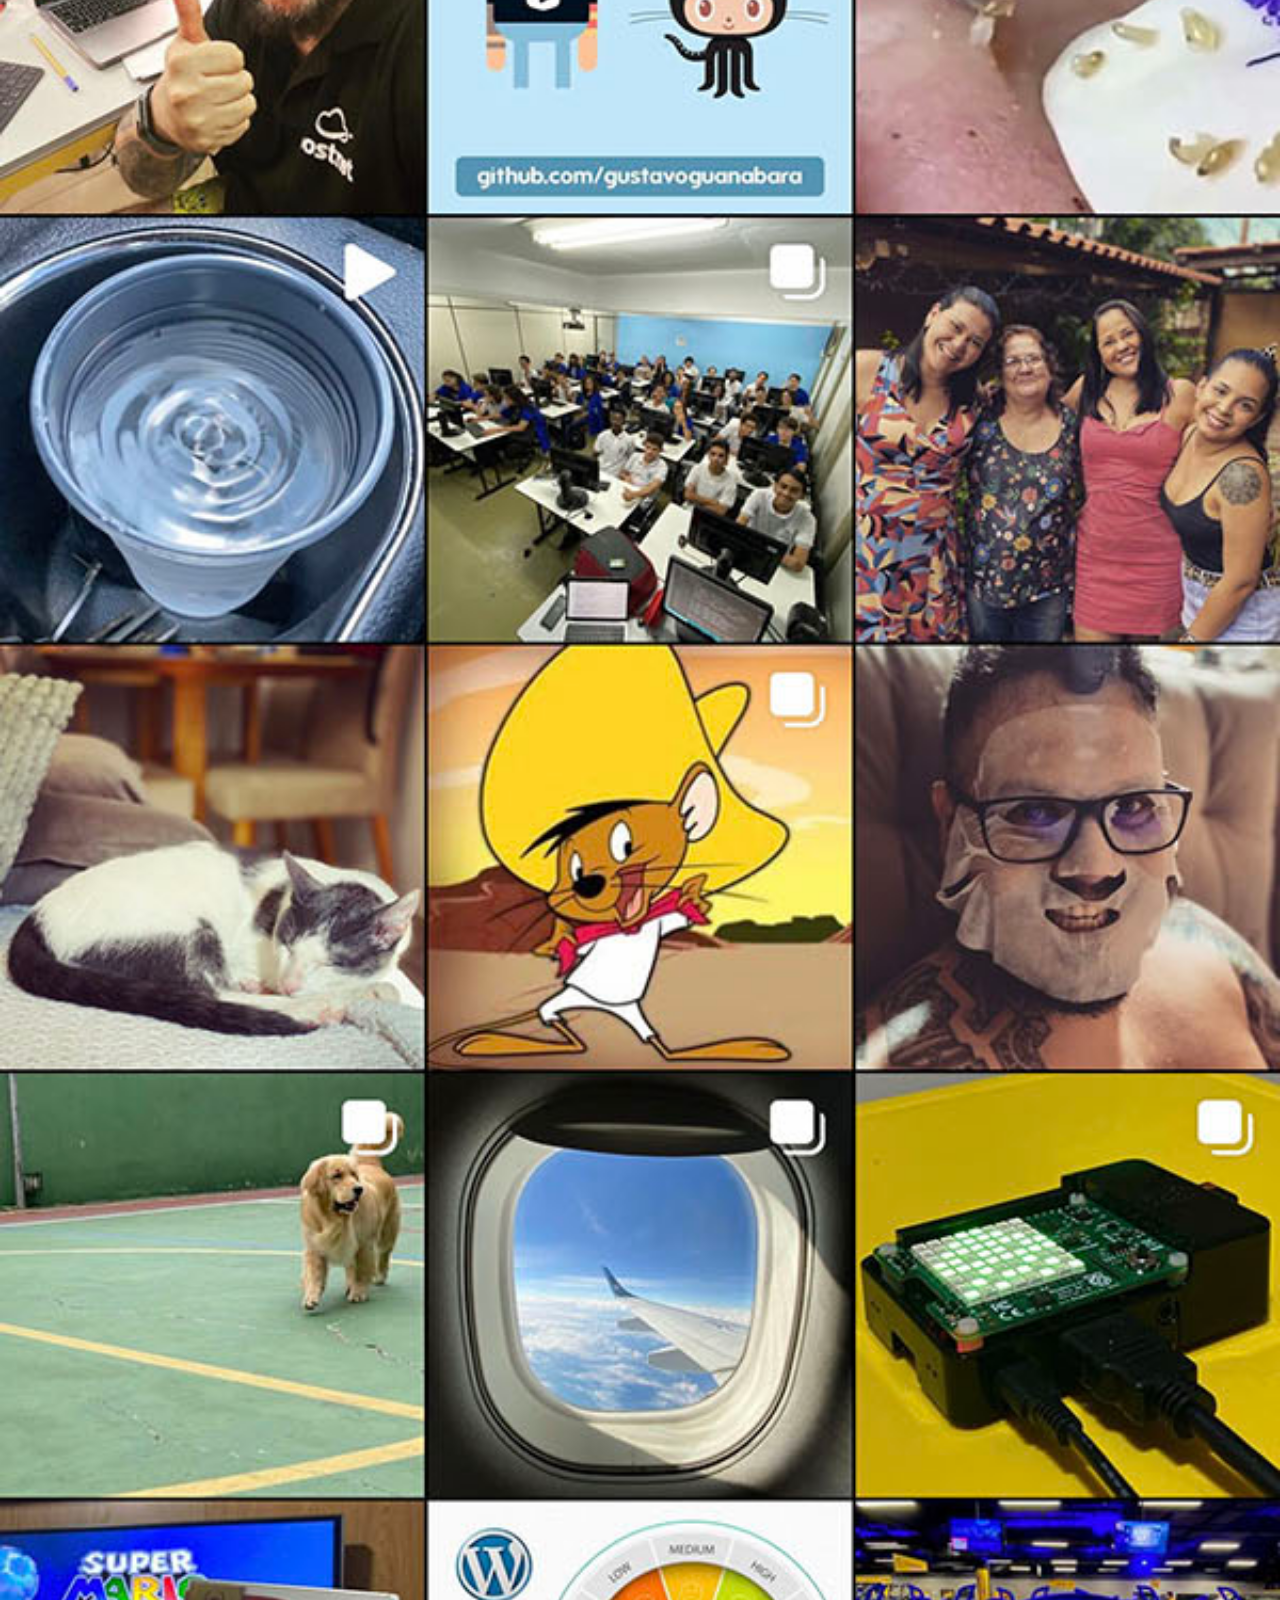
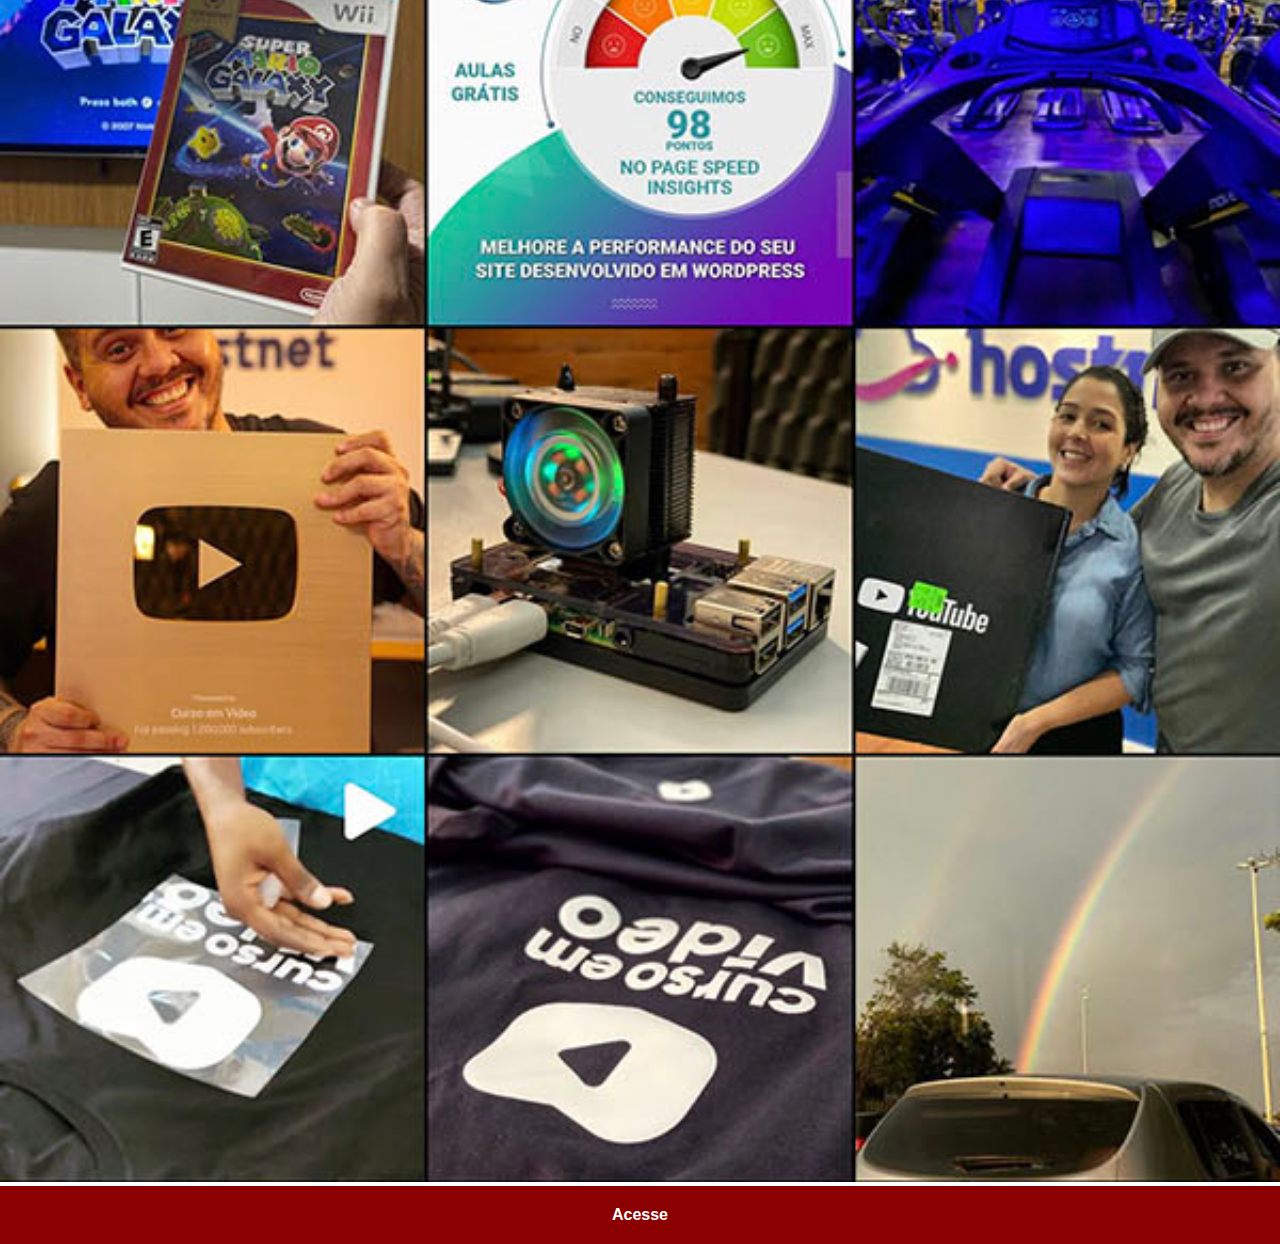
<file: instagram.html>
<!DOCTYPE html>
<html lang="en">
<head>
    <meta charset="UTF-8">
    <meta name="viewport" content="width=device-width, initial-scale=1.0">
    <title>instagram</title>
    <link rel="stylesheet" href="estilos/social.css">
</head>
<body>
    <img src="imagens/tela-instagram.jpg" alt="instagram">
    <a href="https://www.instagram.com/gustavoguanabara/">Acesse</a>
</body>
</html>
</file>
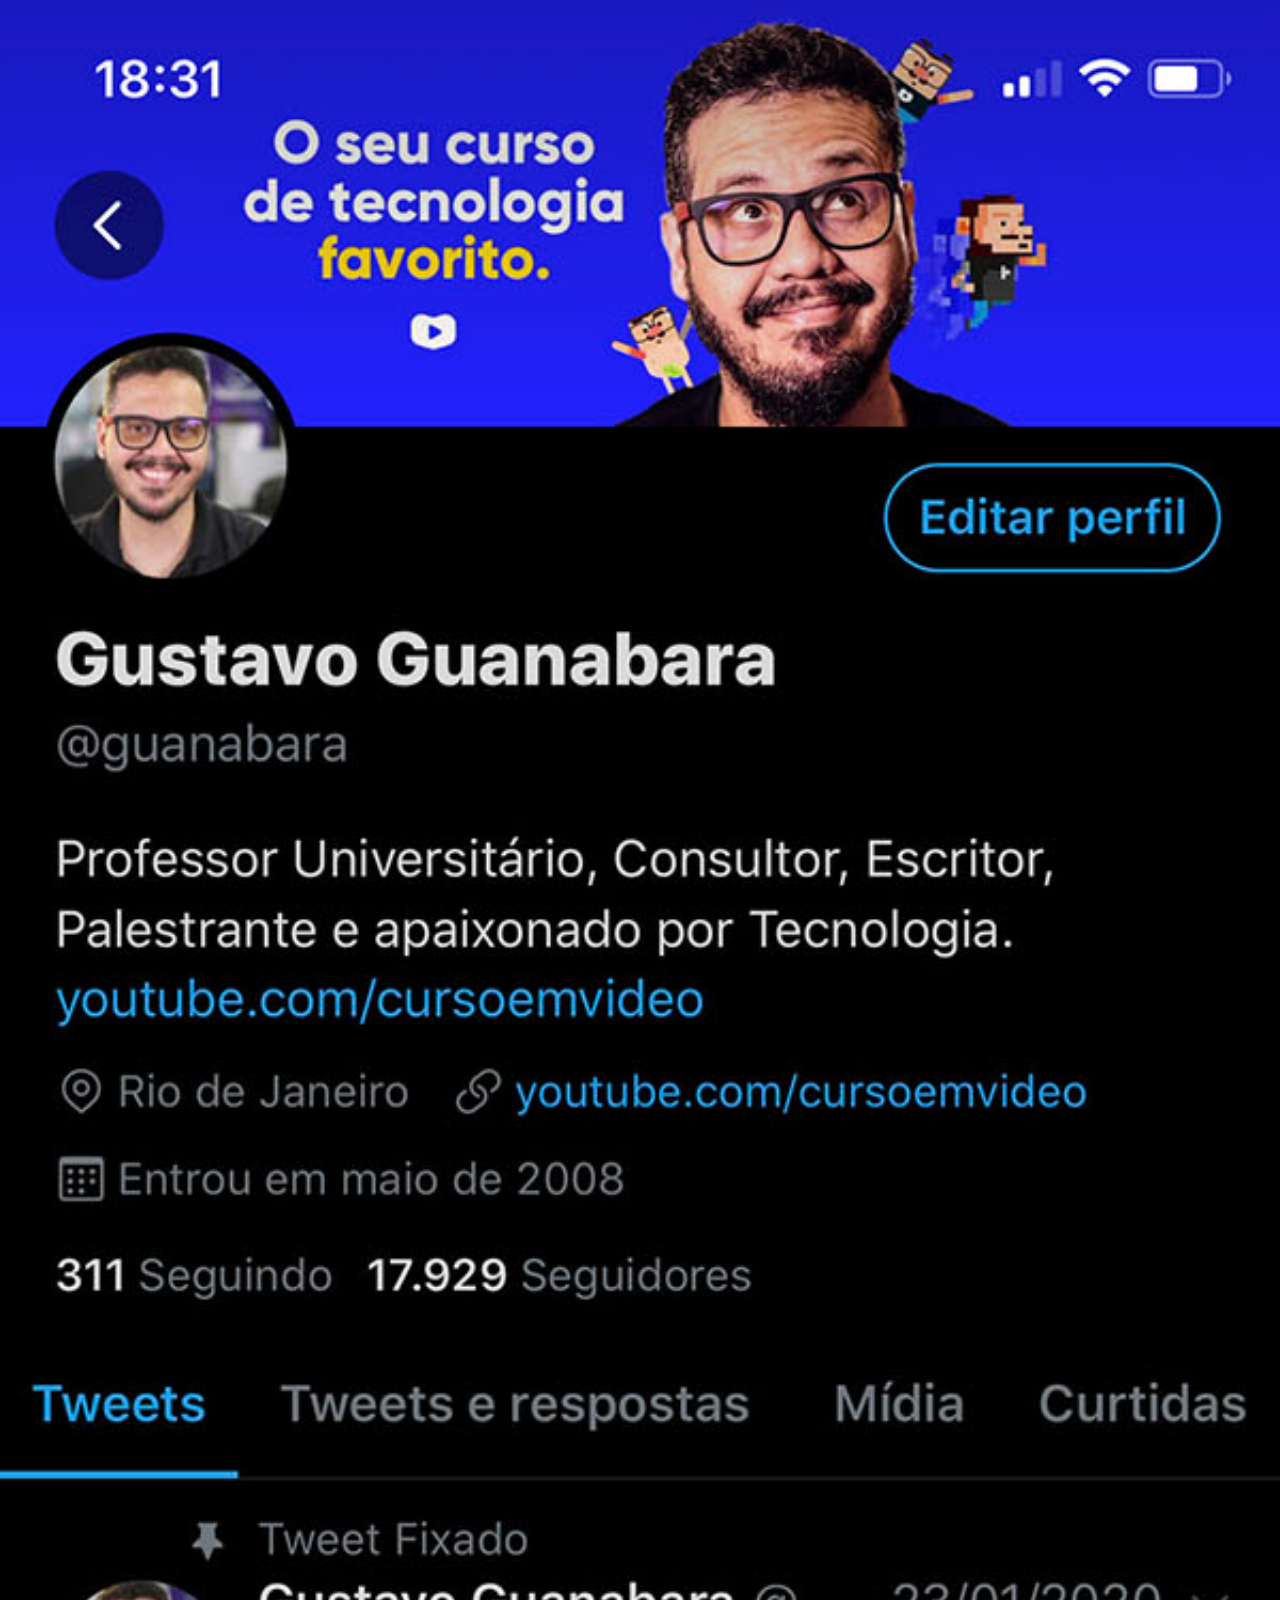
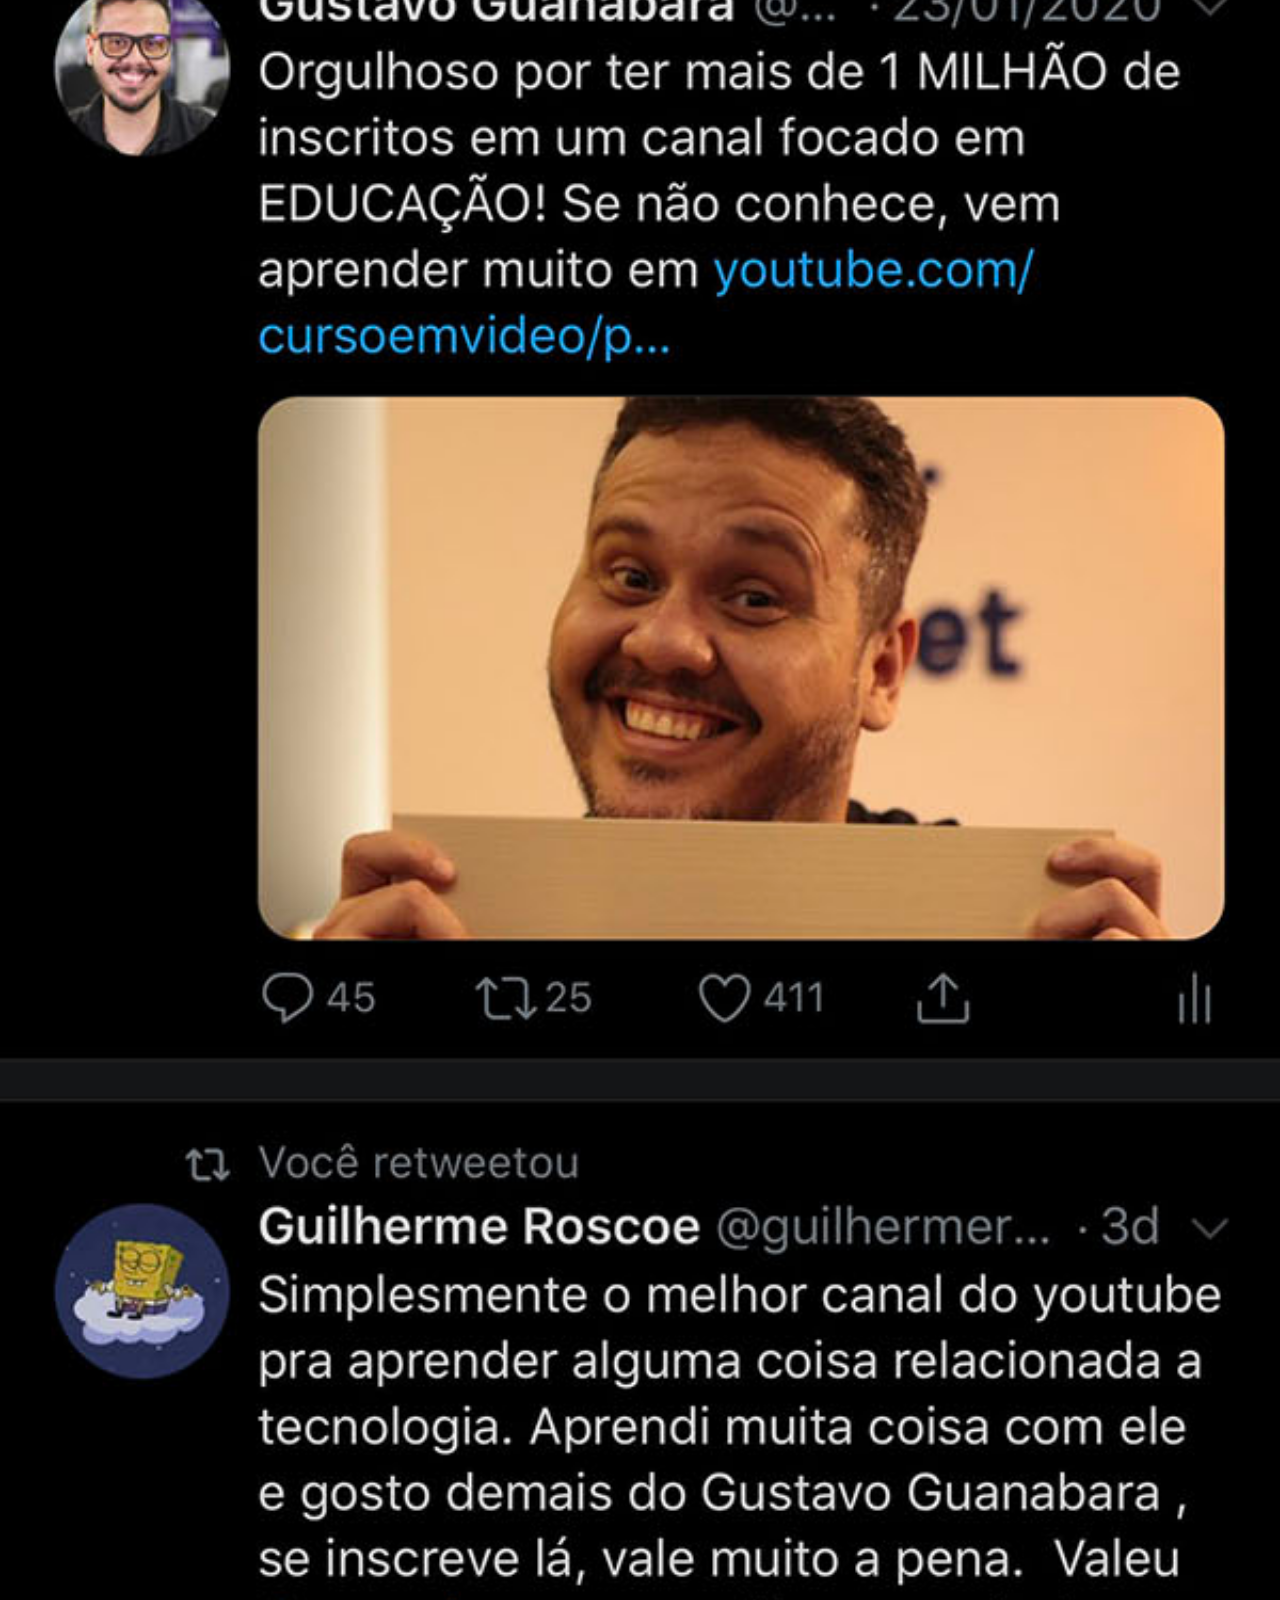
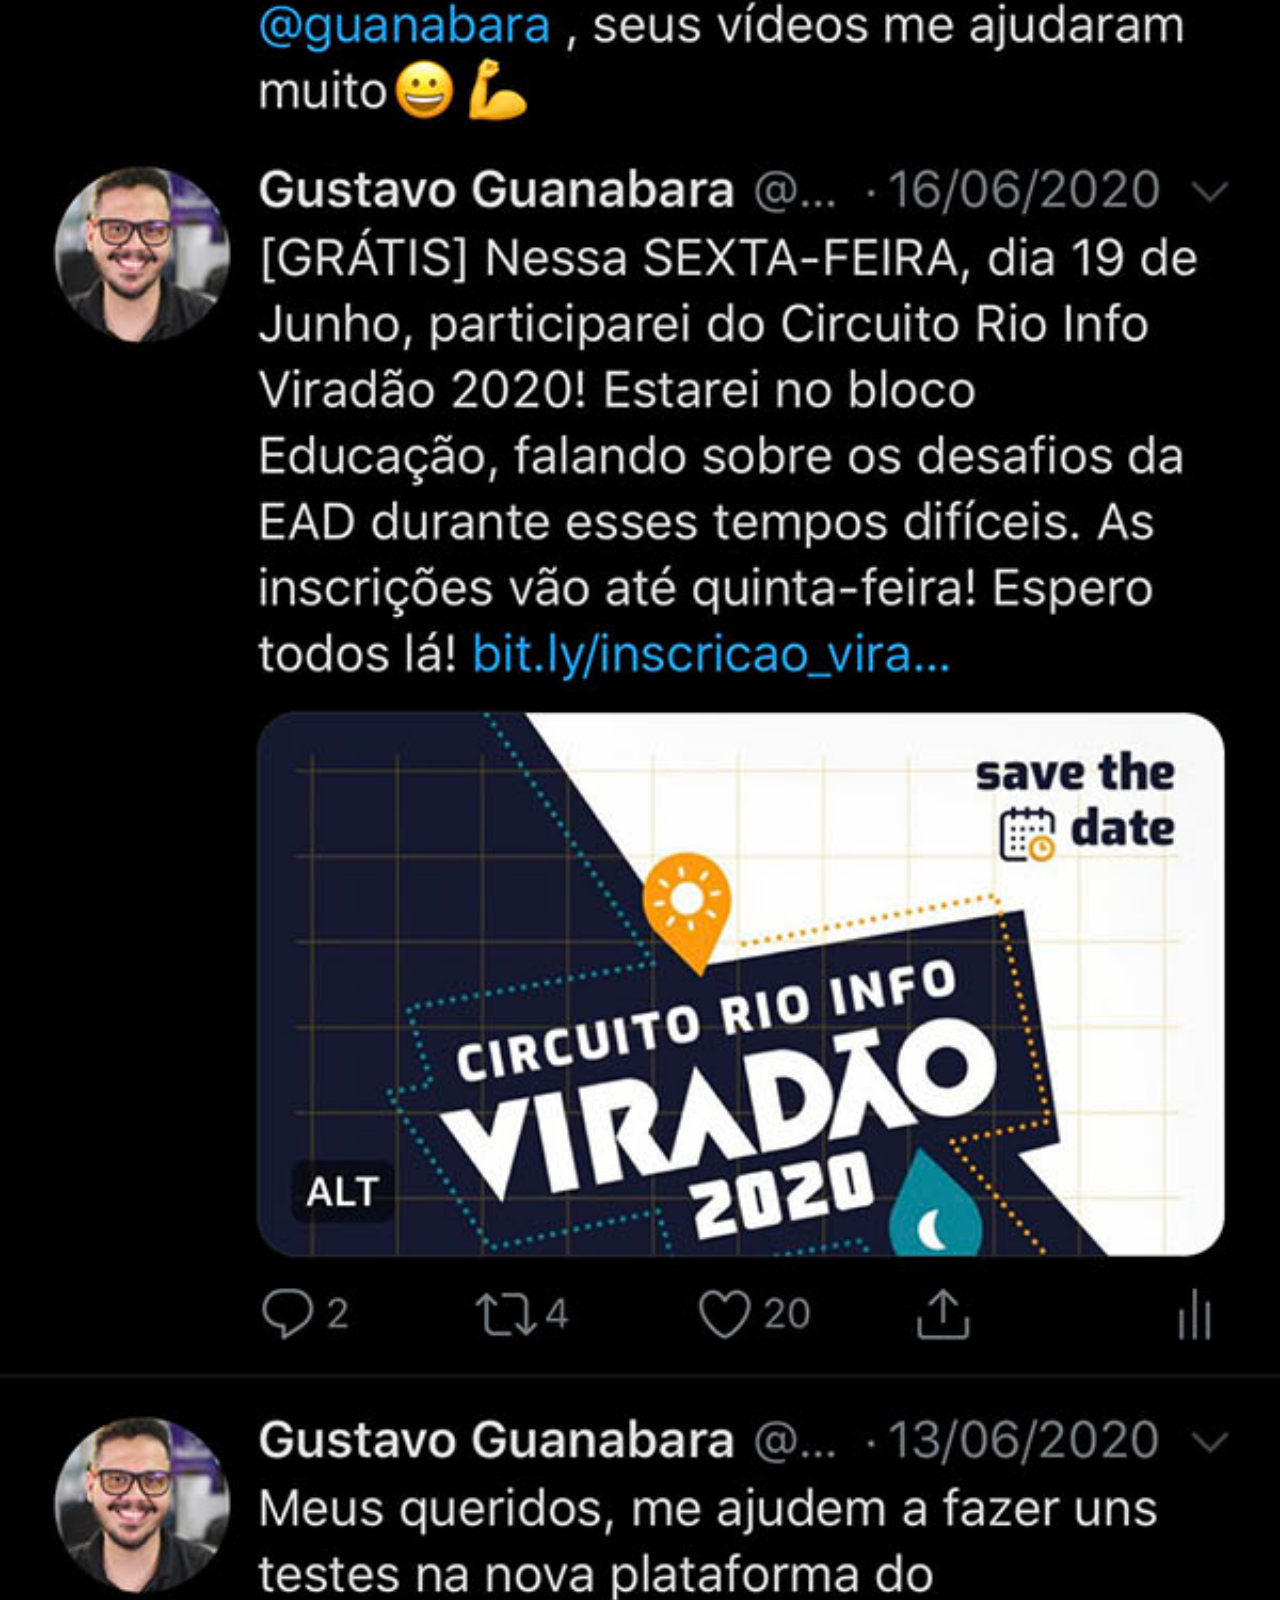
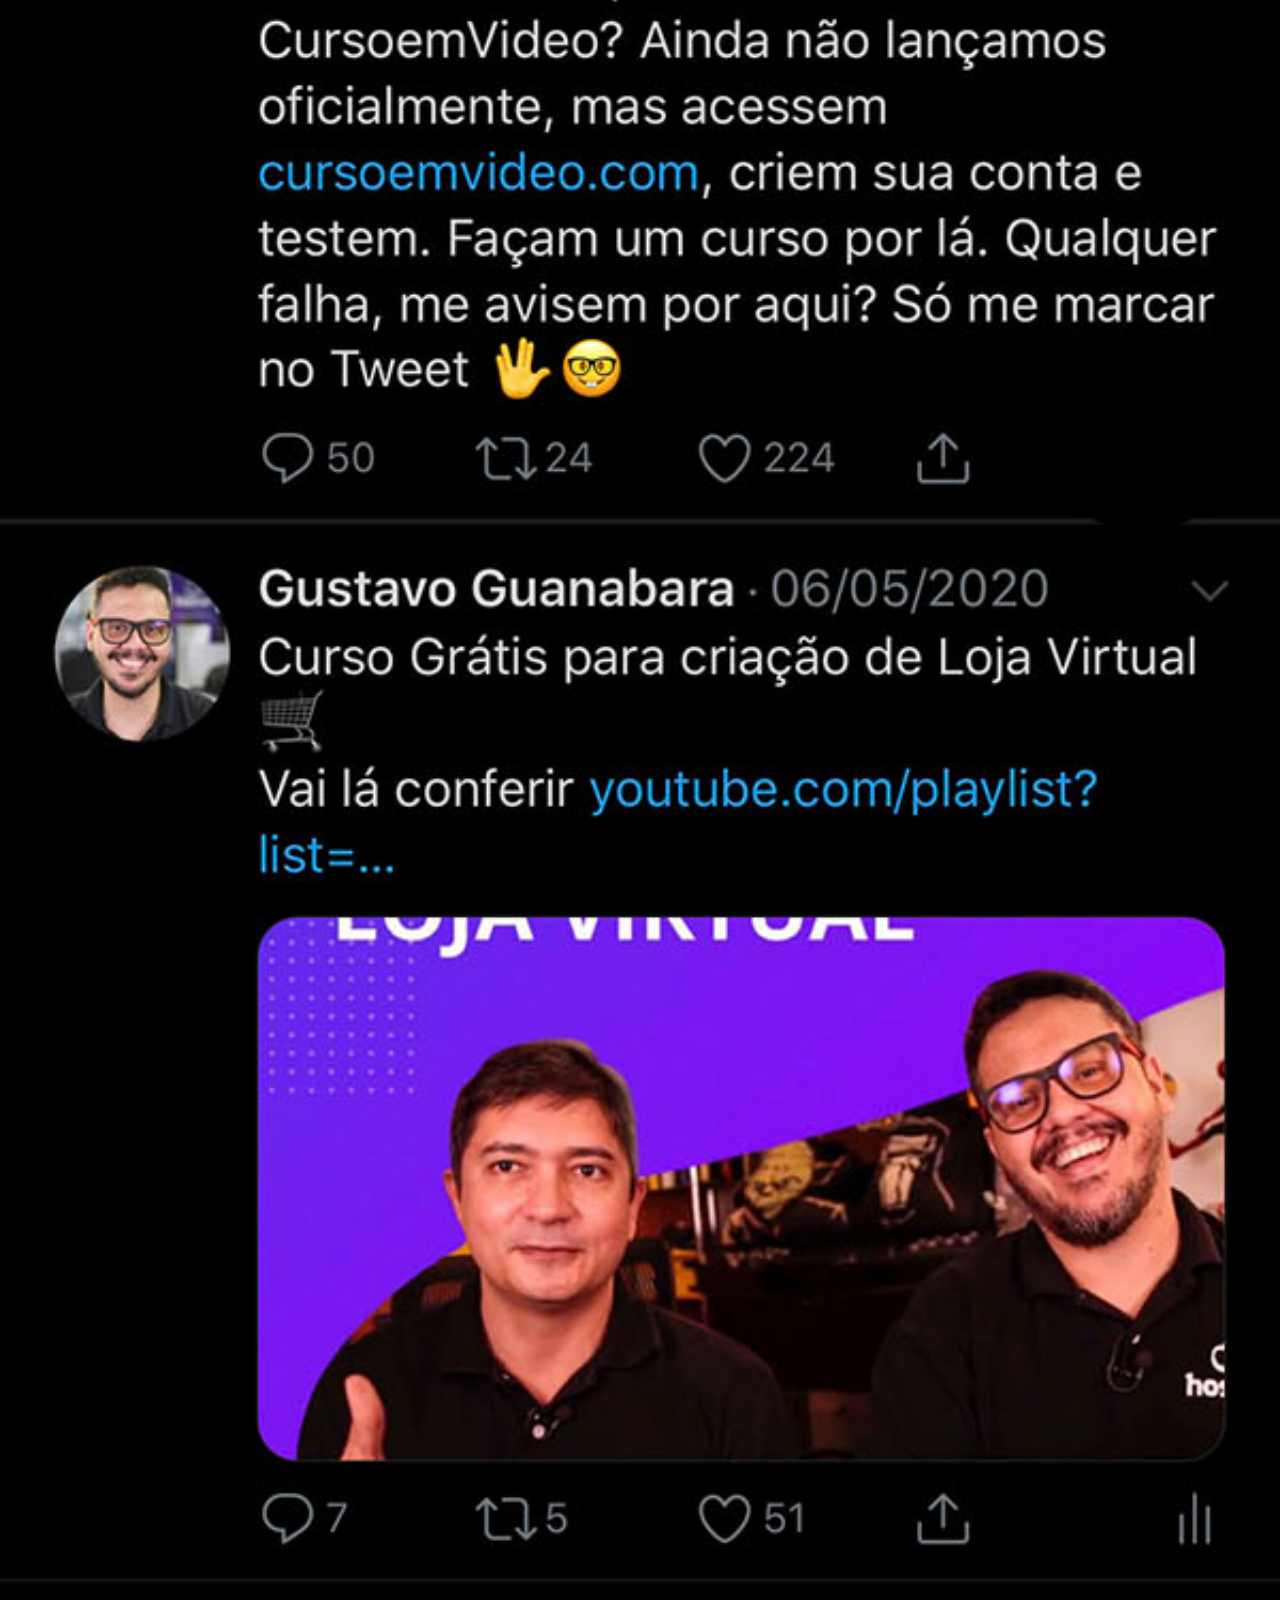
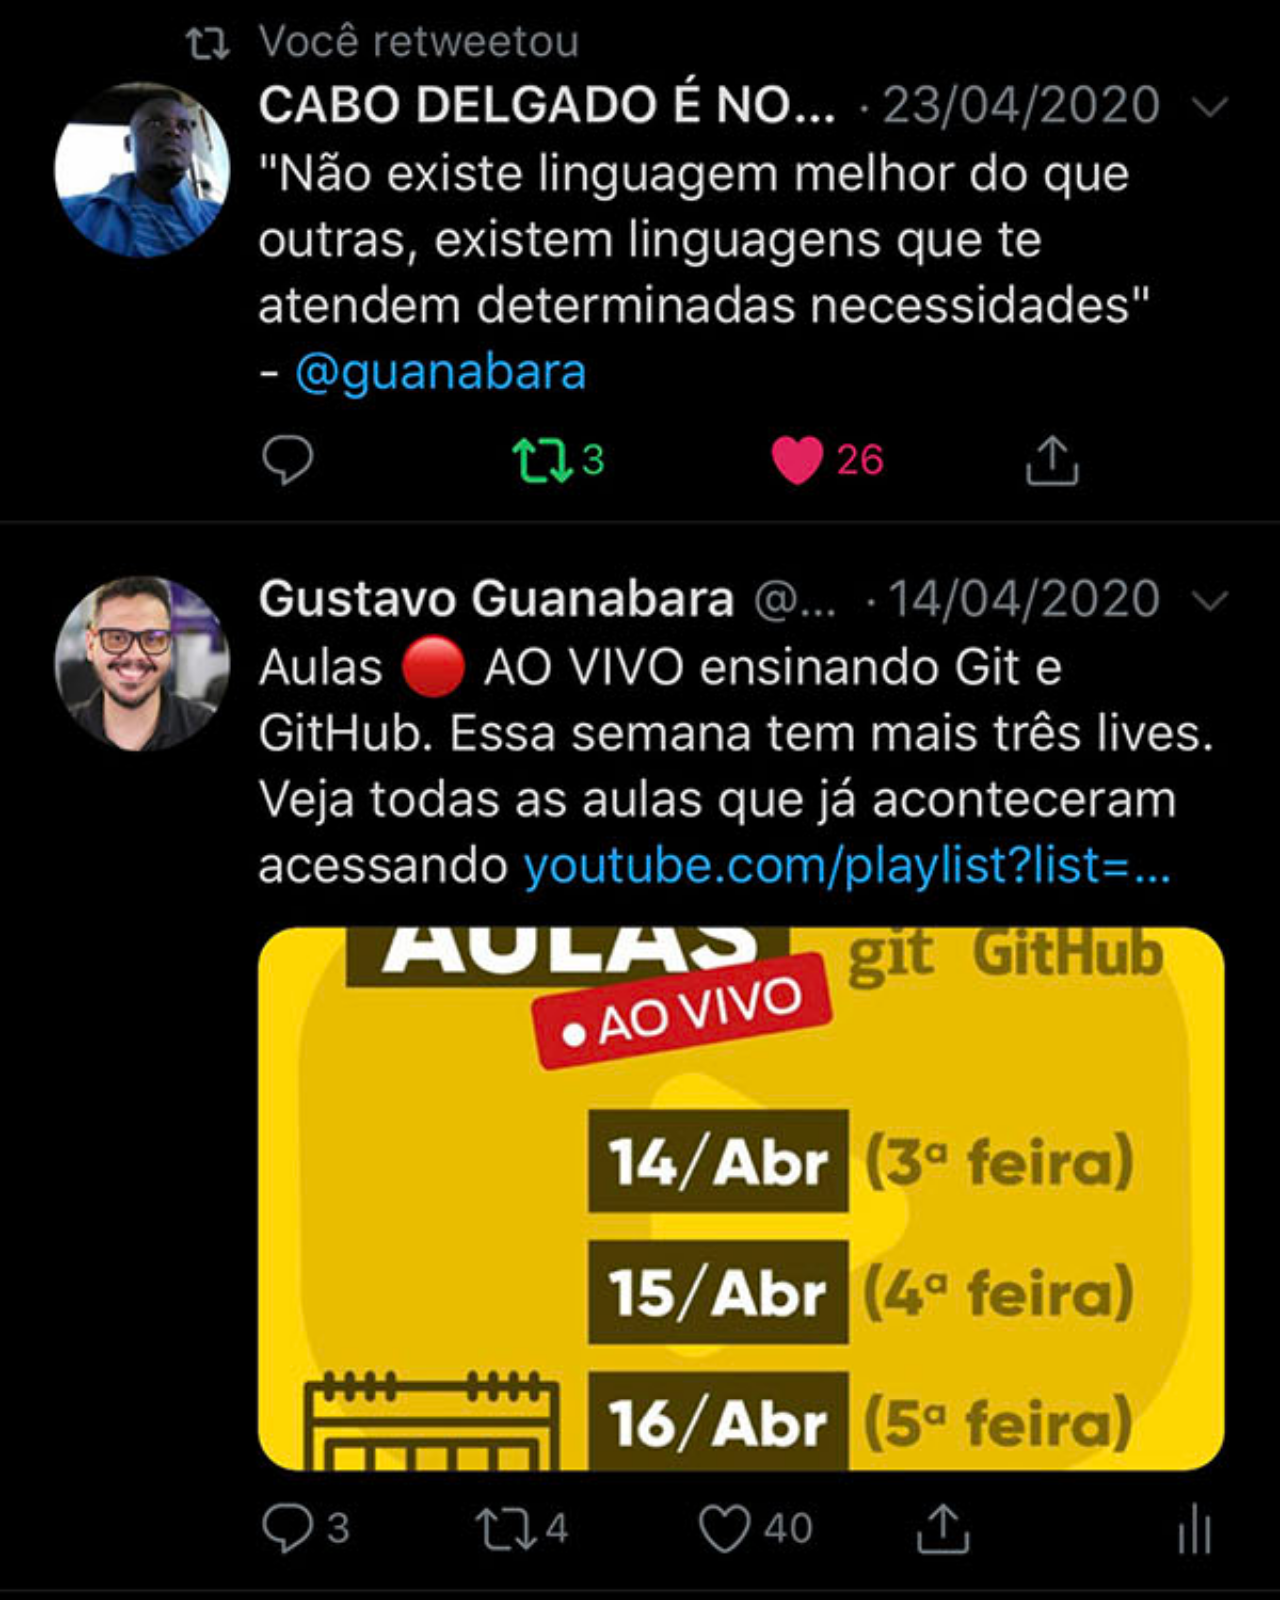
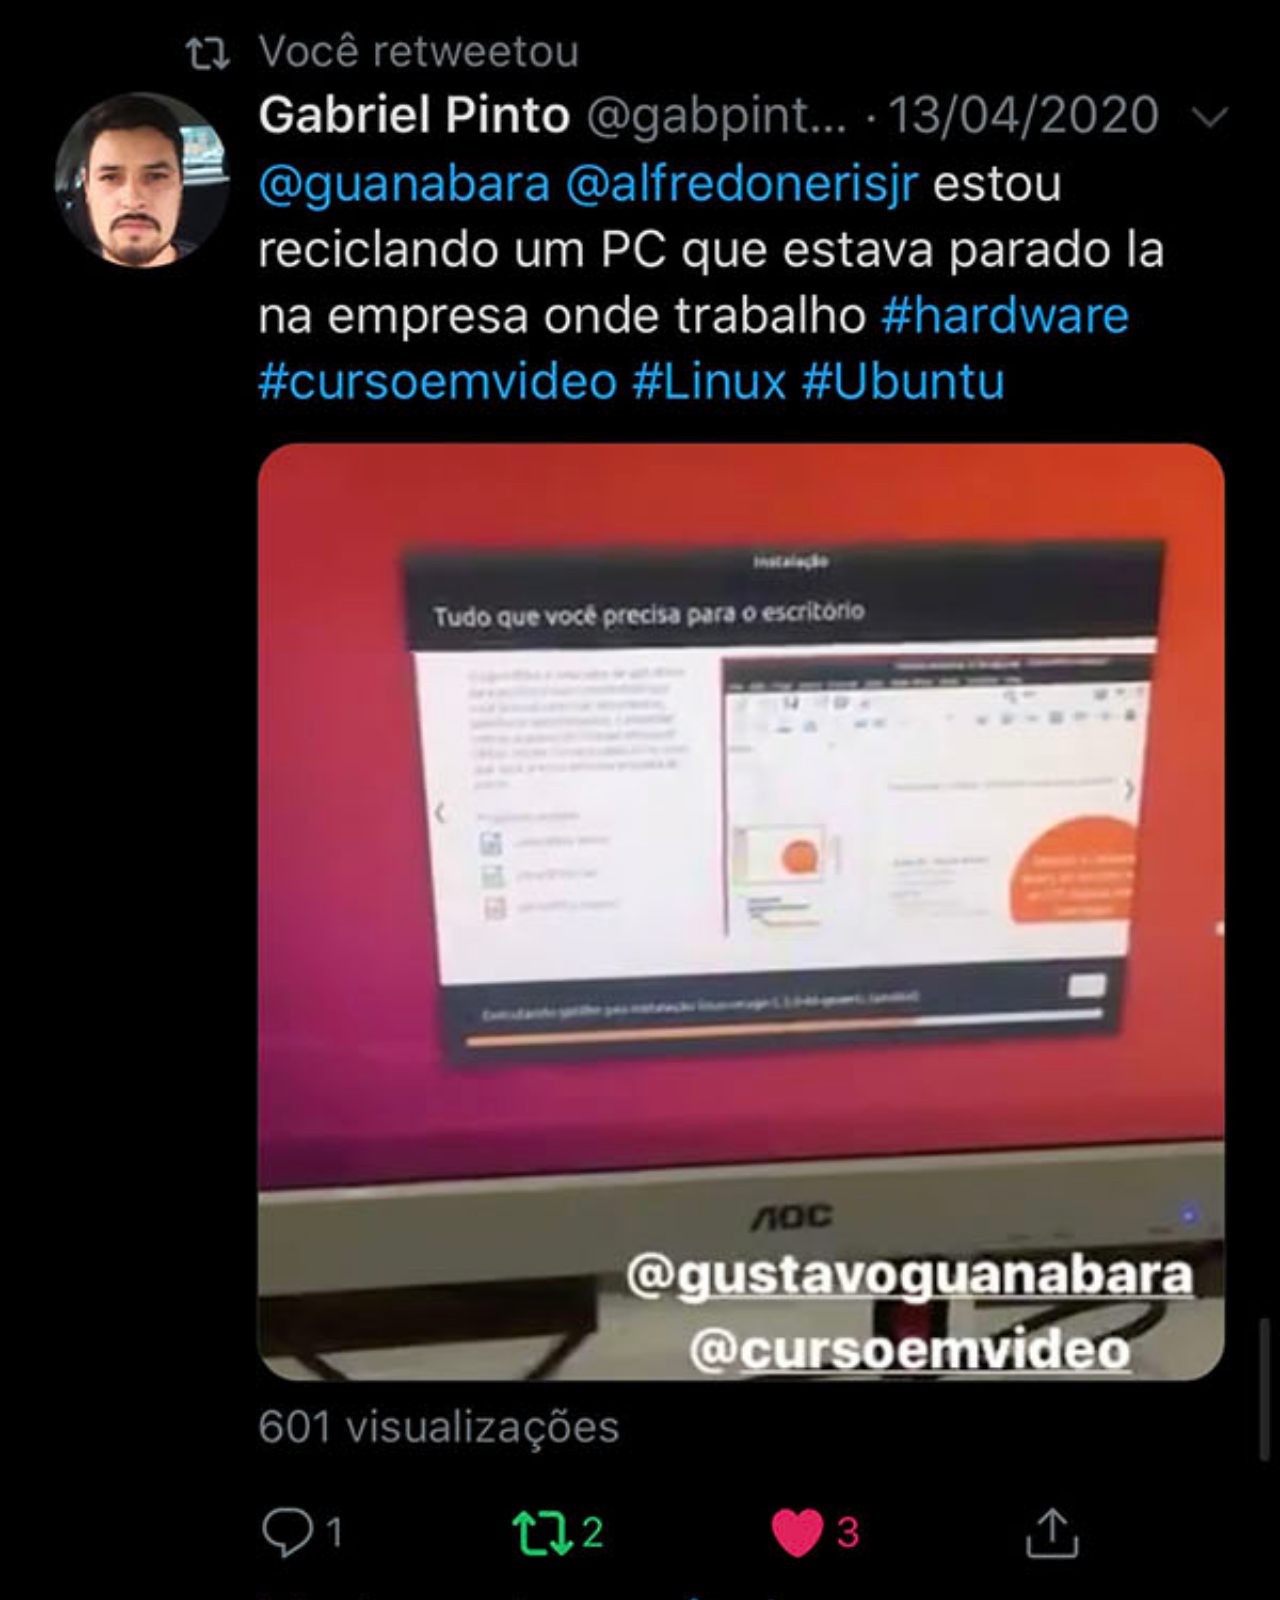
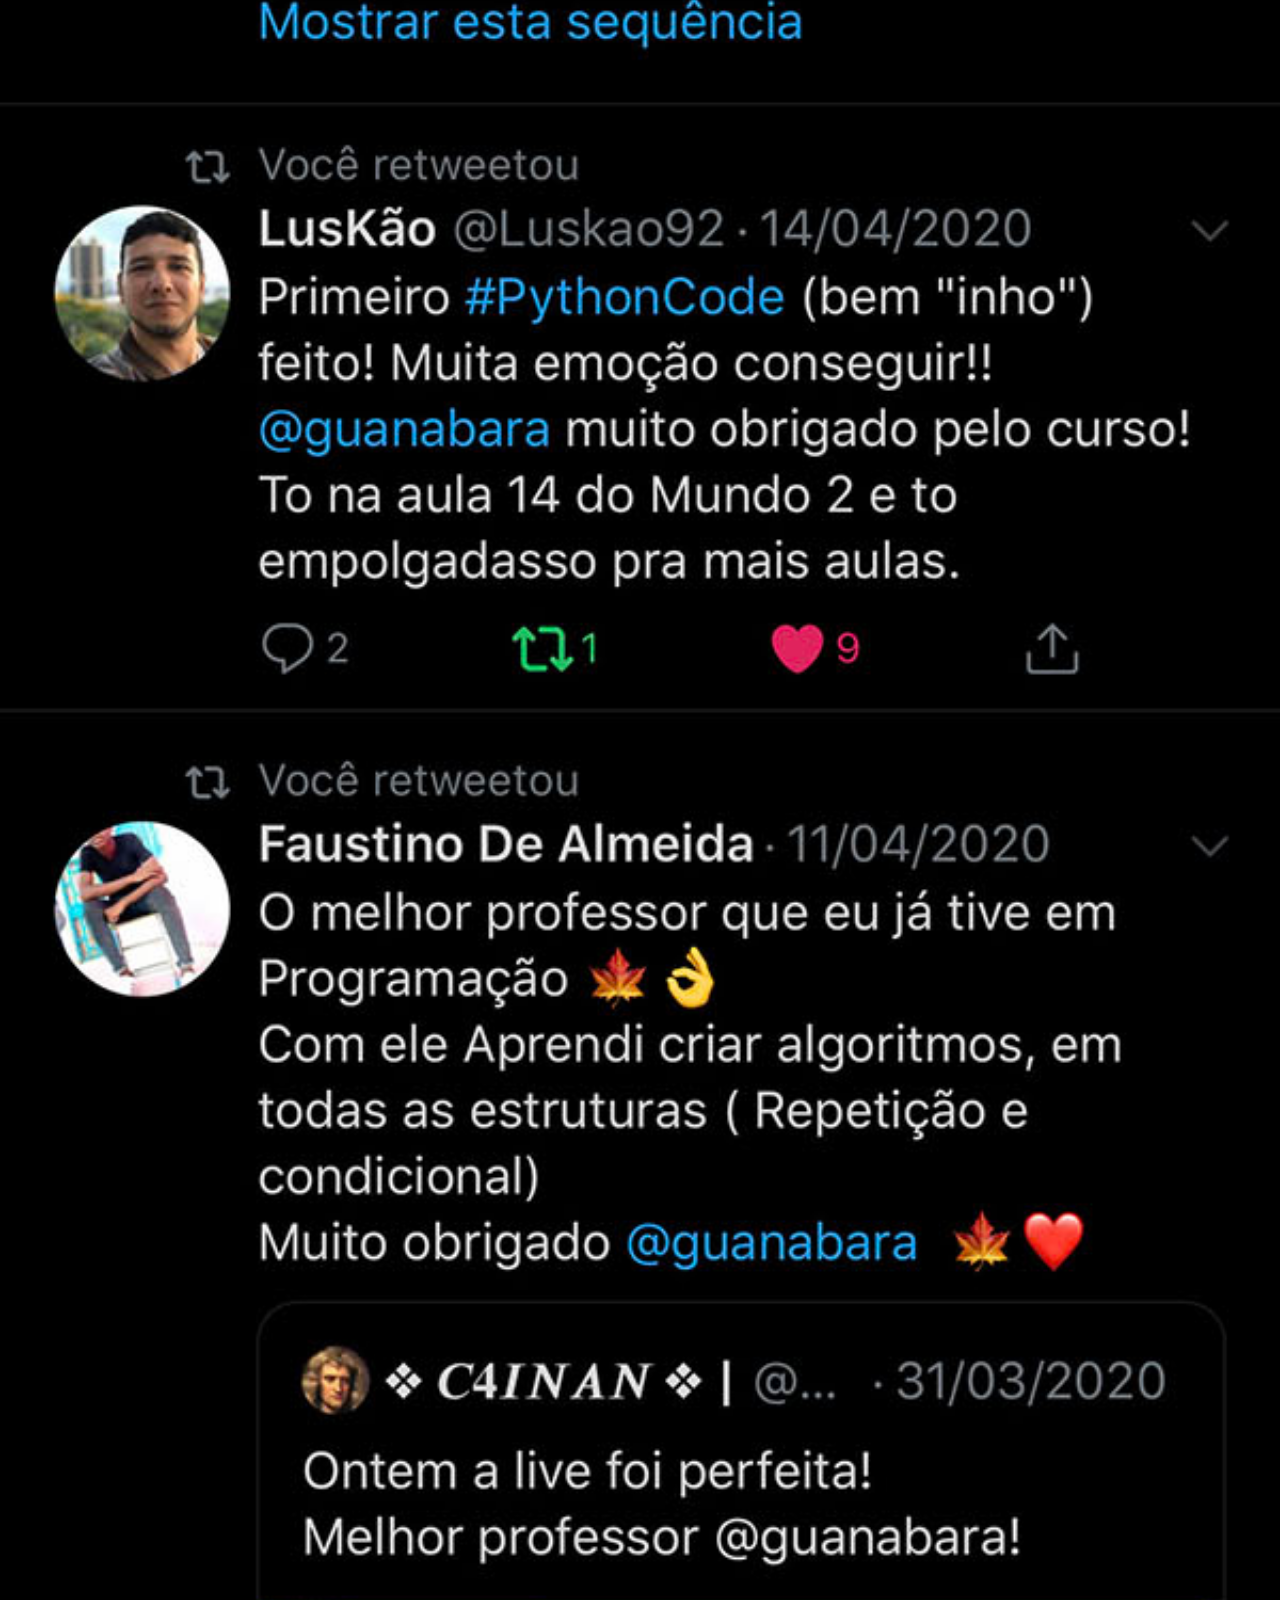
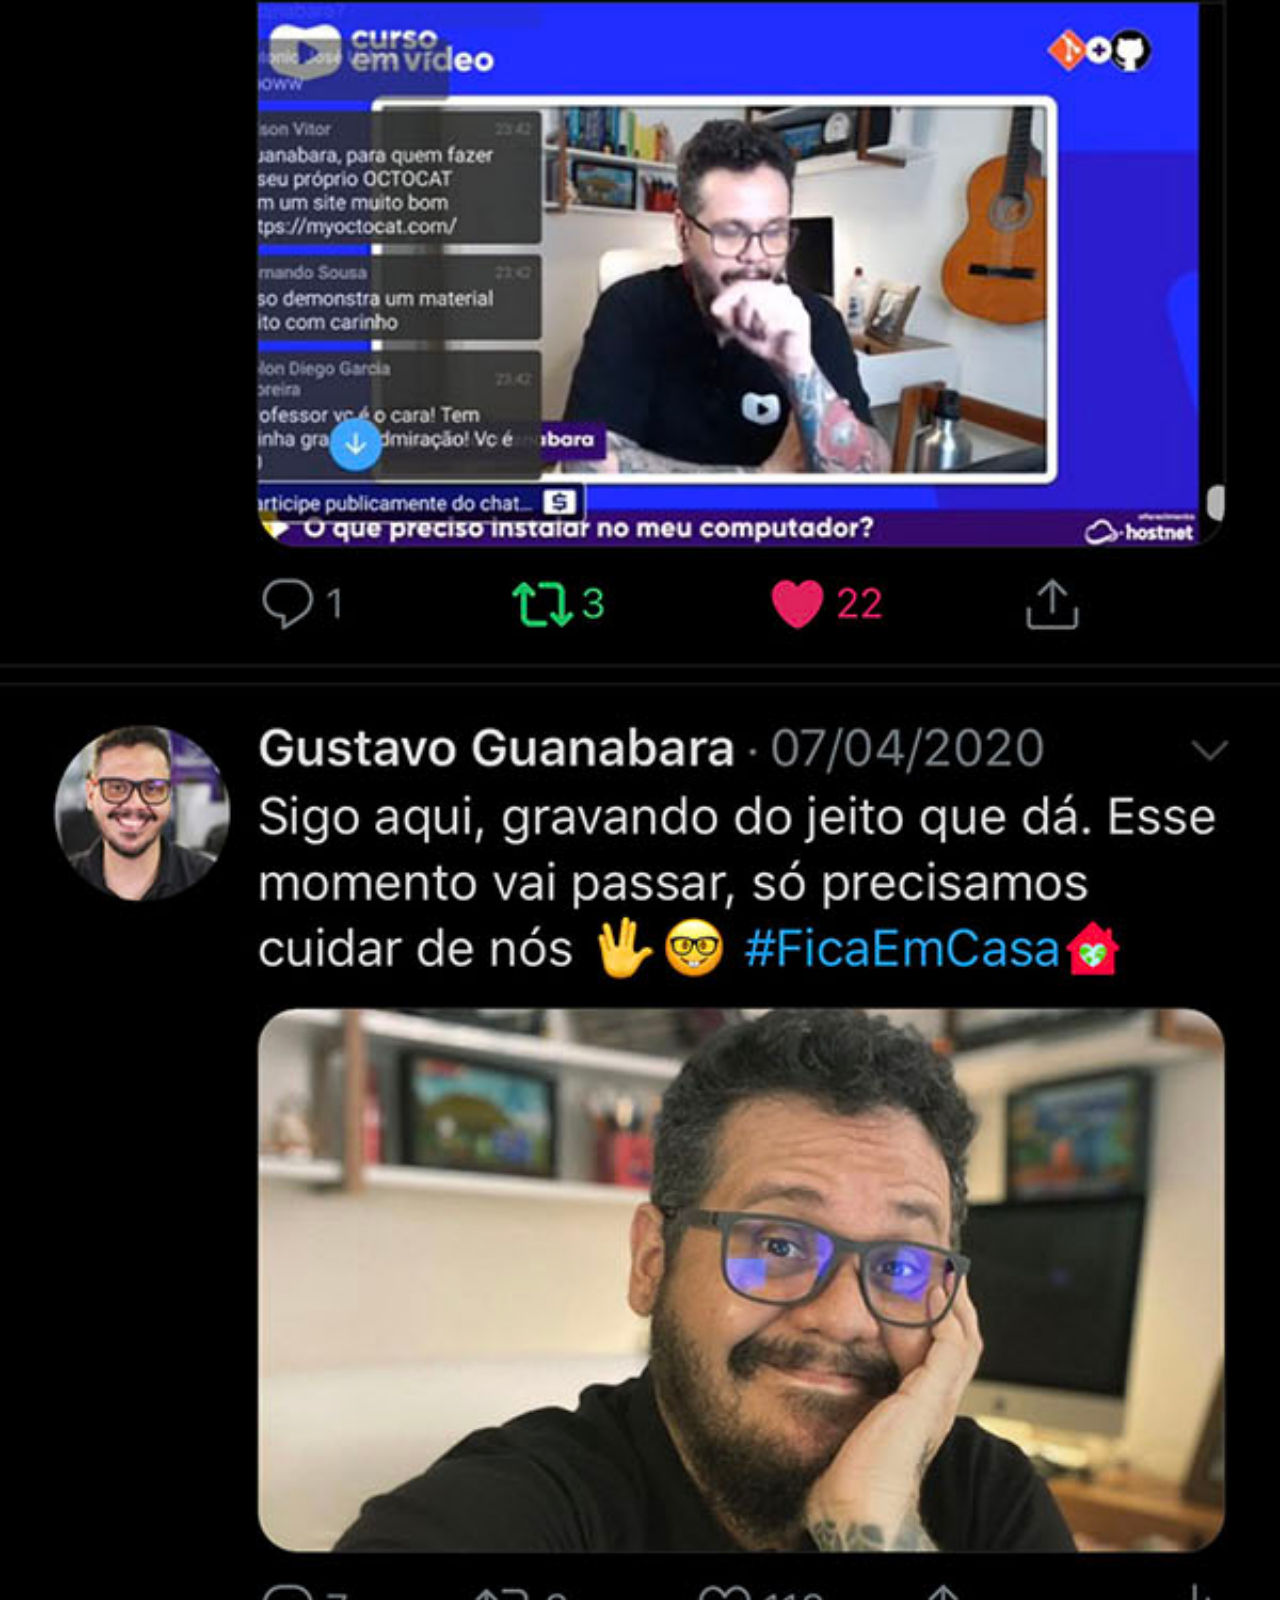
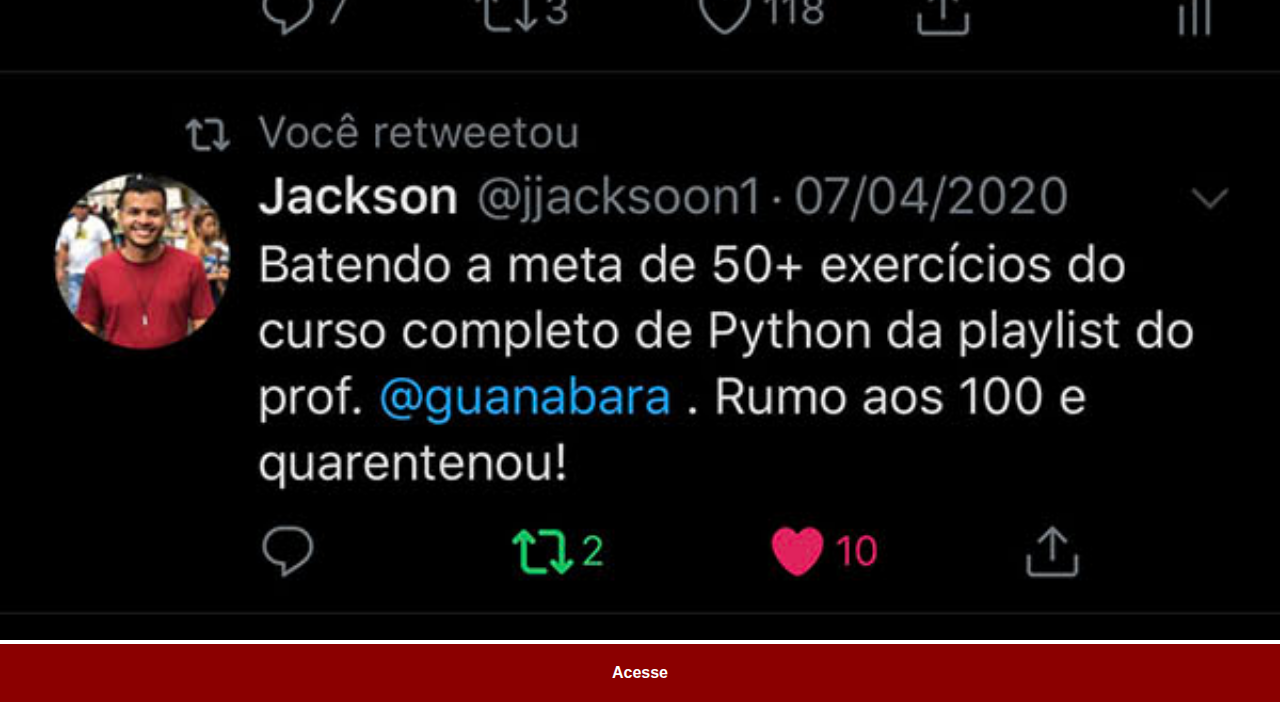
<file: twitter.html>
<!DOCTYPE html>
<html lang="pt-br">
<head>
    <meta charset="UTF-8">
    <meta name="viewport" content="width=device-width, initial-scale=1.0">
    <title>twitter</title>
    <link rel="stylesheet" href="estilos/social.css">
</head>
<body>
    <img src="imagens/tela-twitter.jpg" alt="twitter">
    <a href="https://twitter.com/guanabara?lang=pt" target="_blank">Acesse</a>
</body>
</html>
</file>
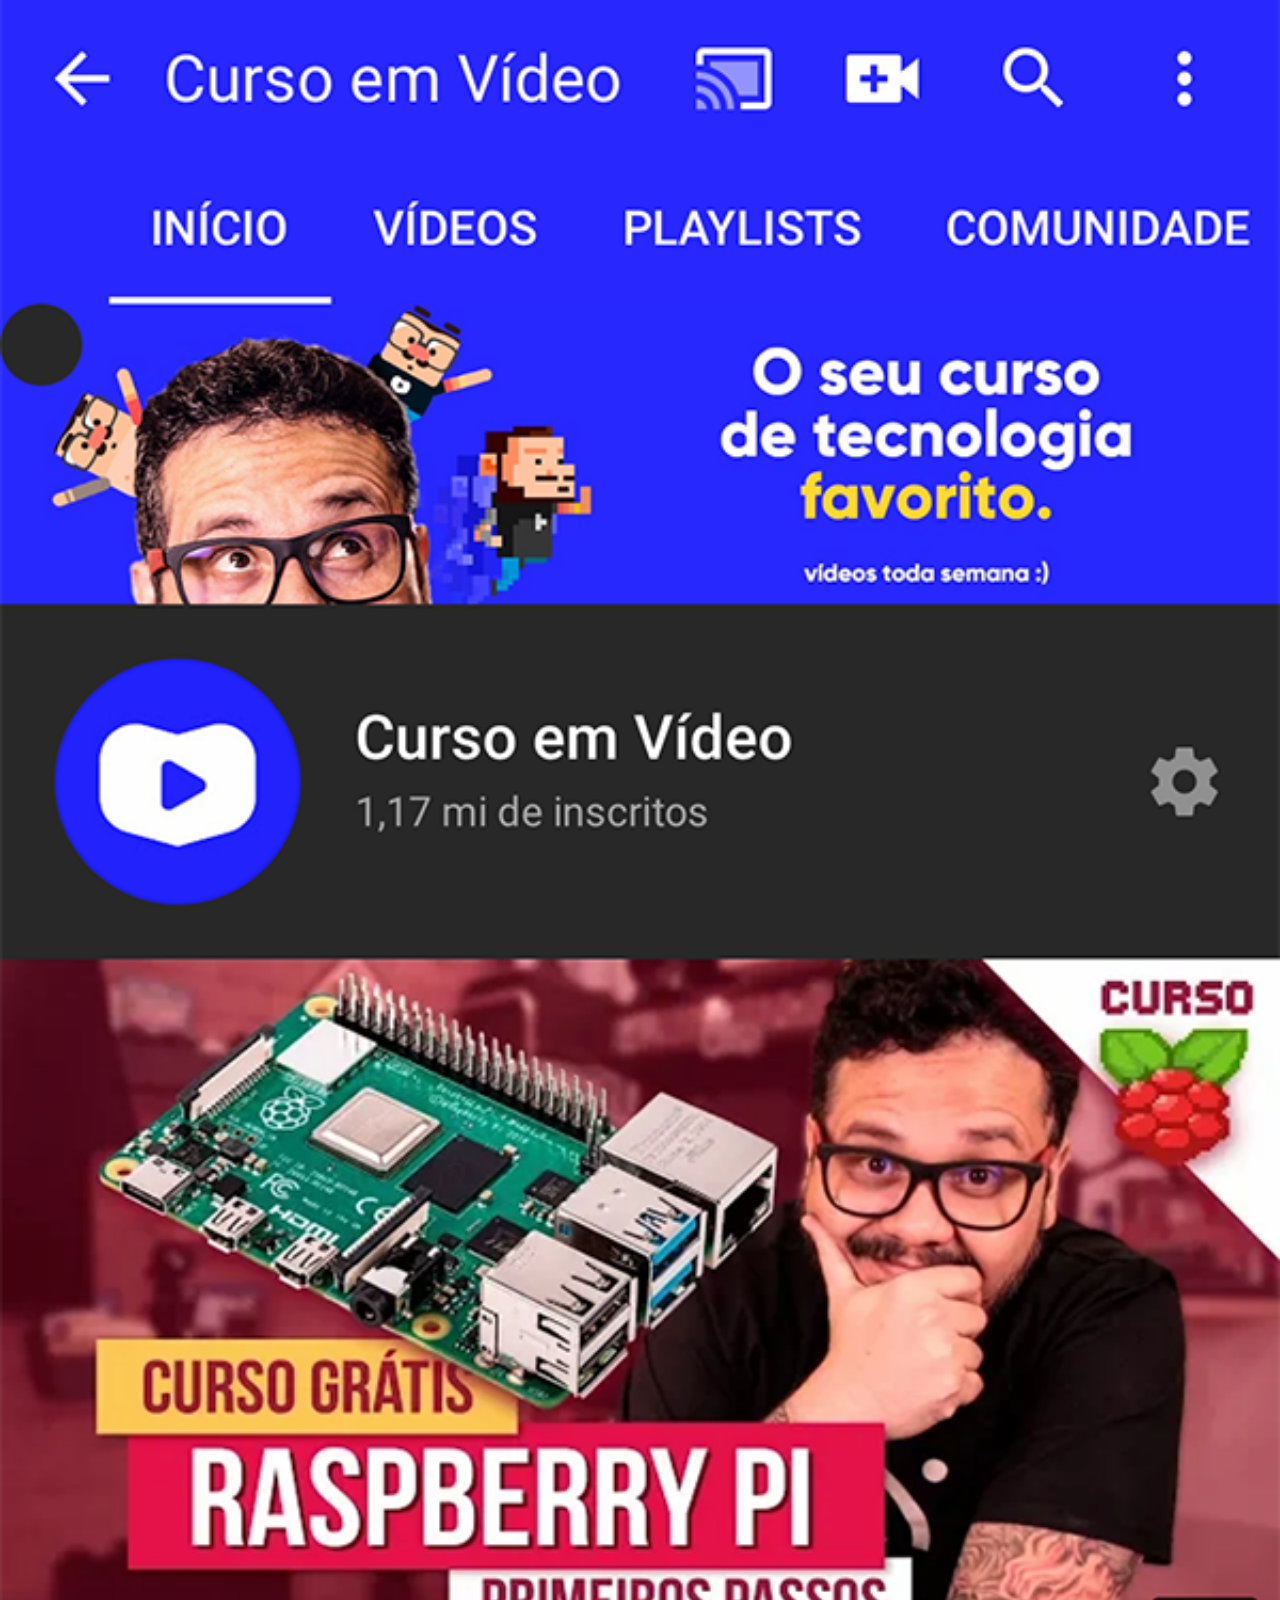
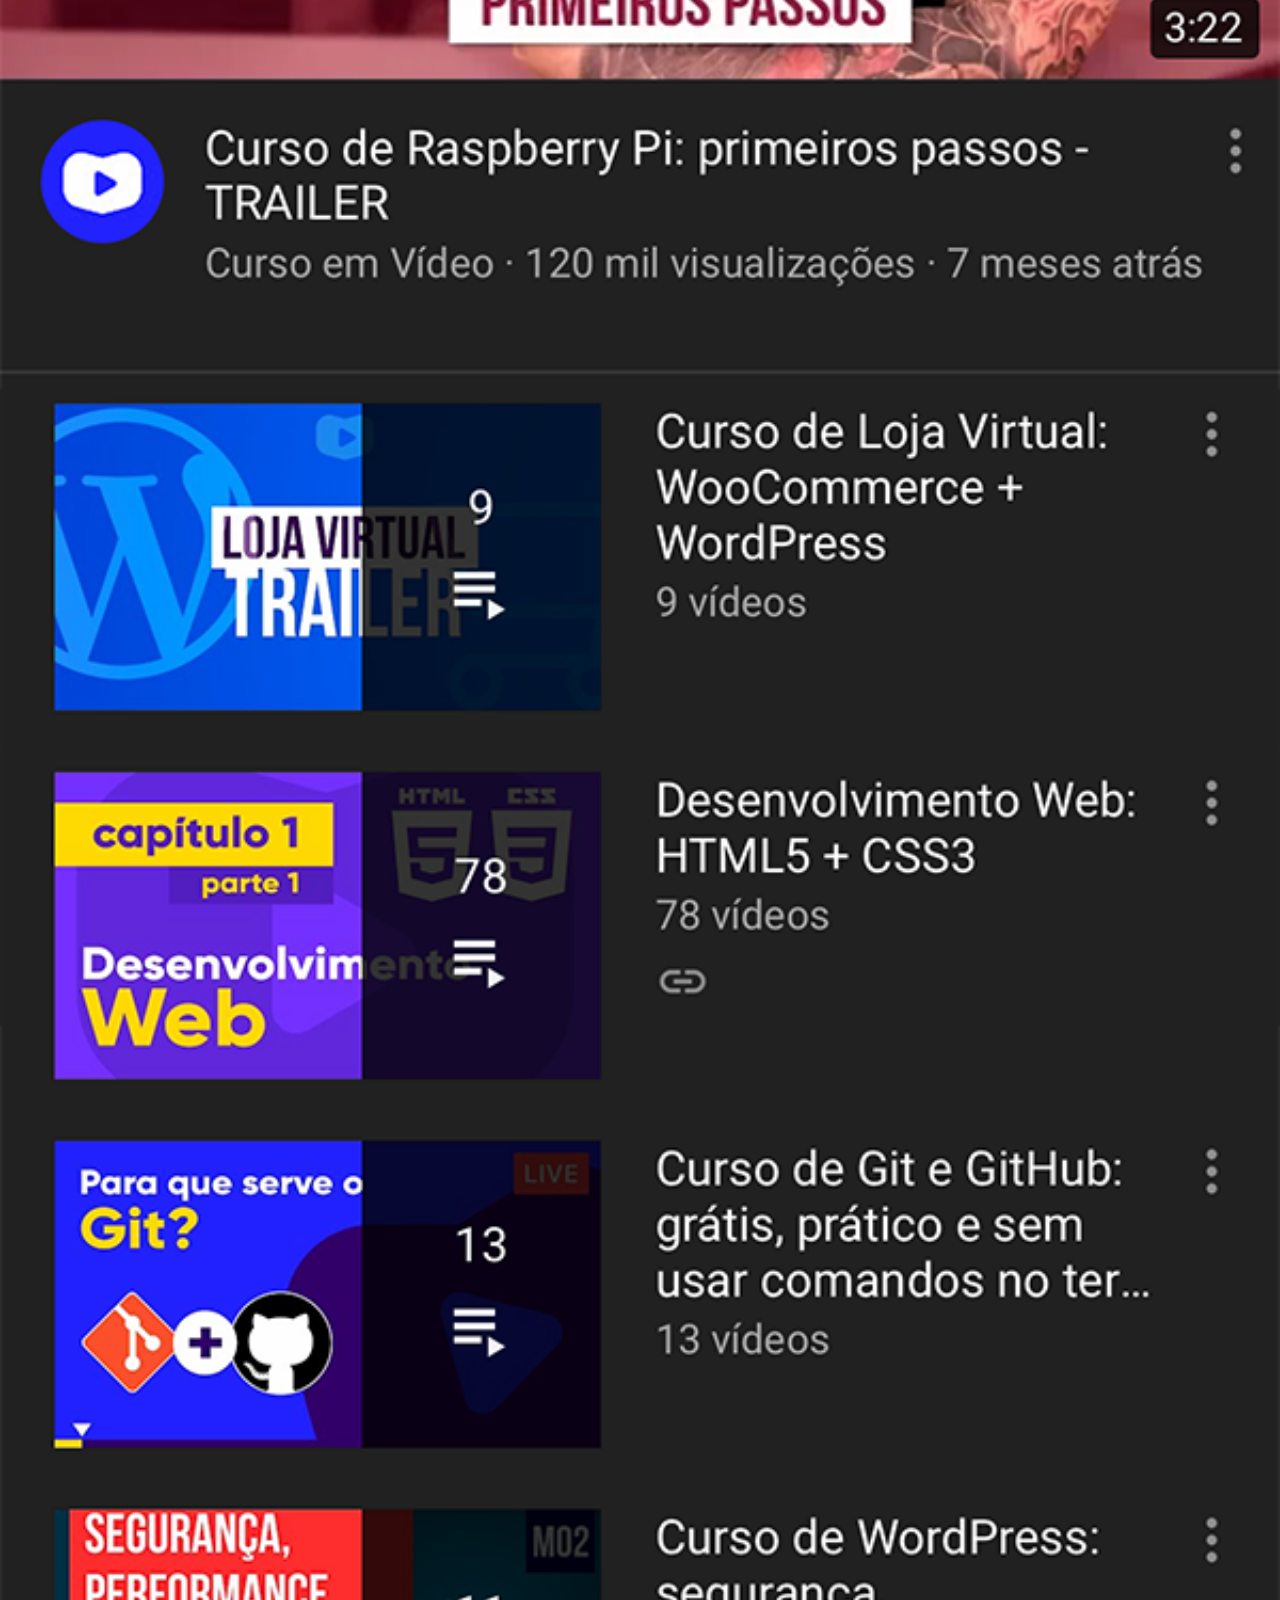
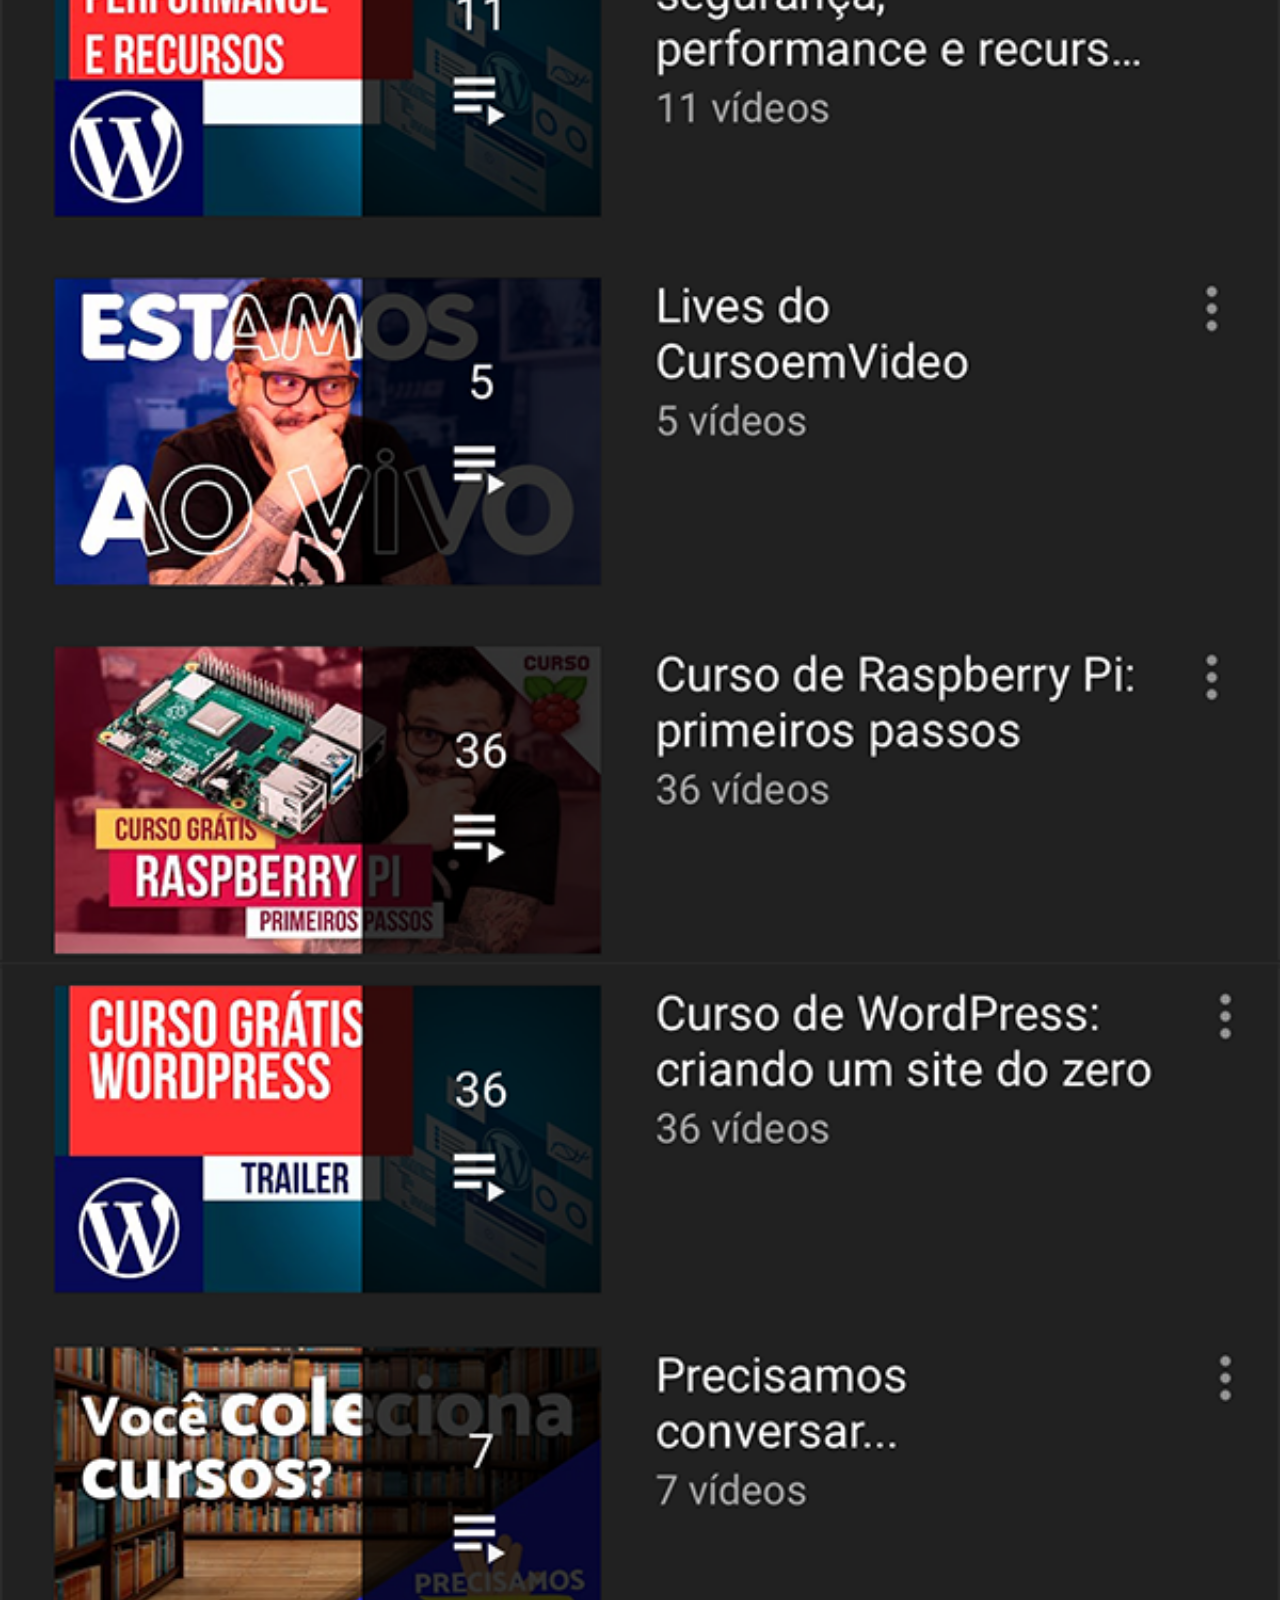
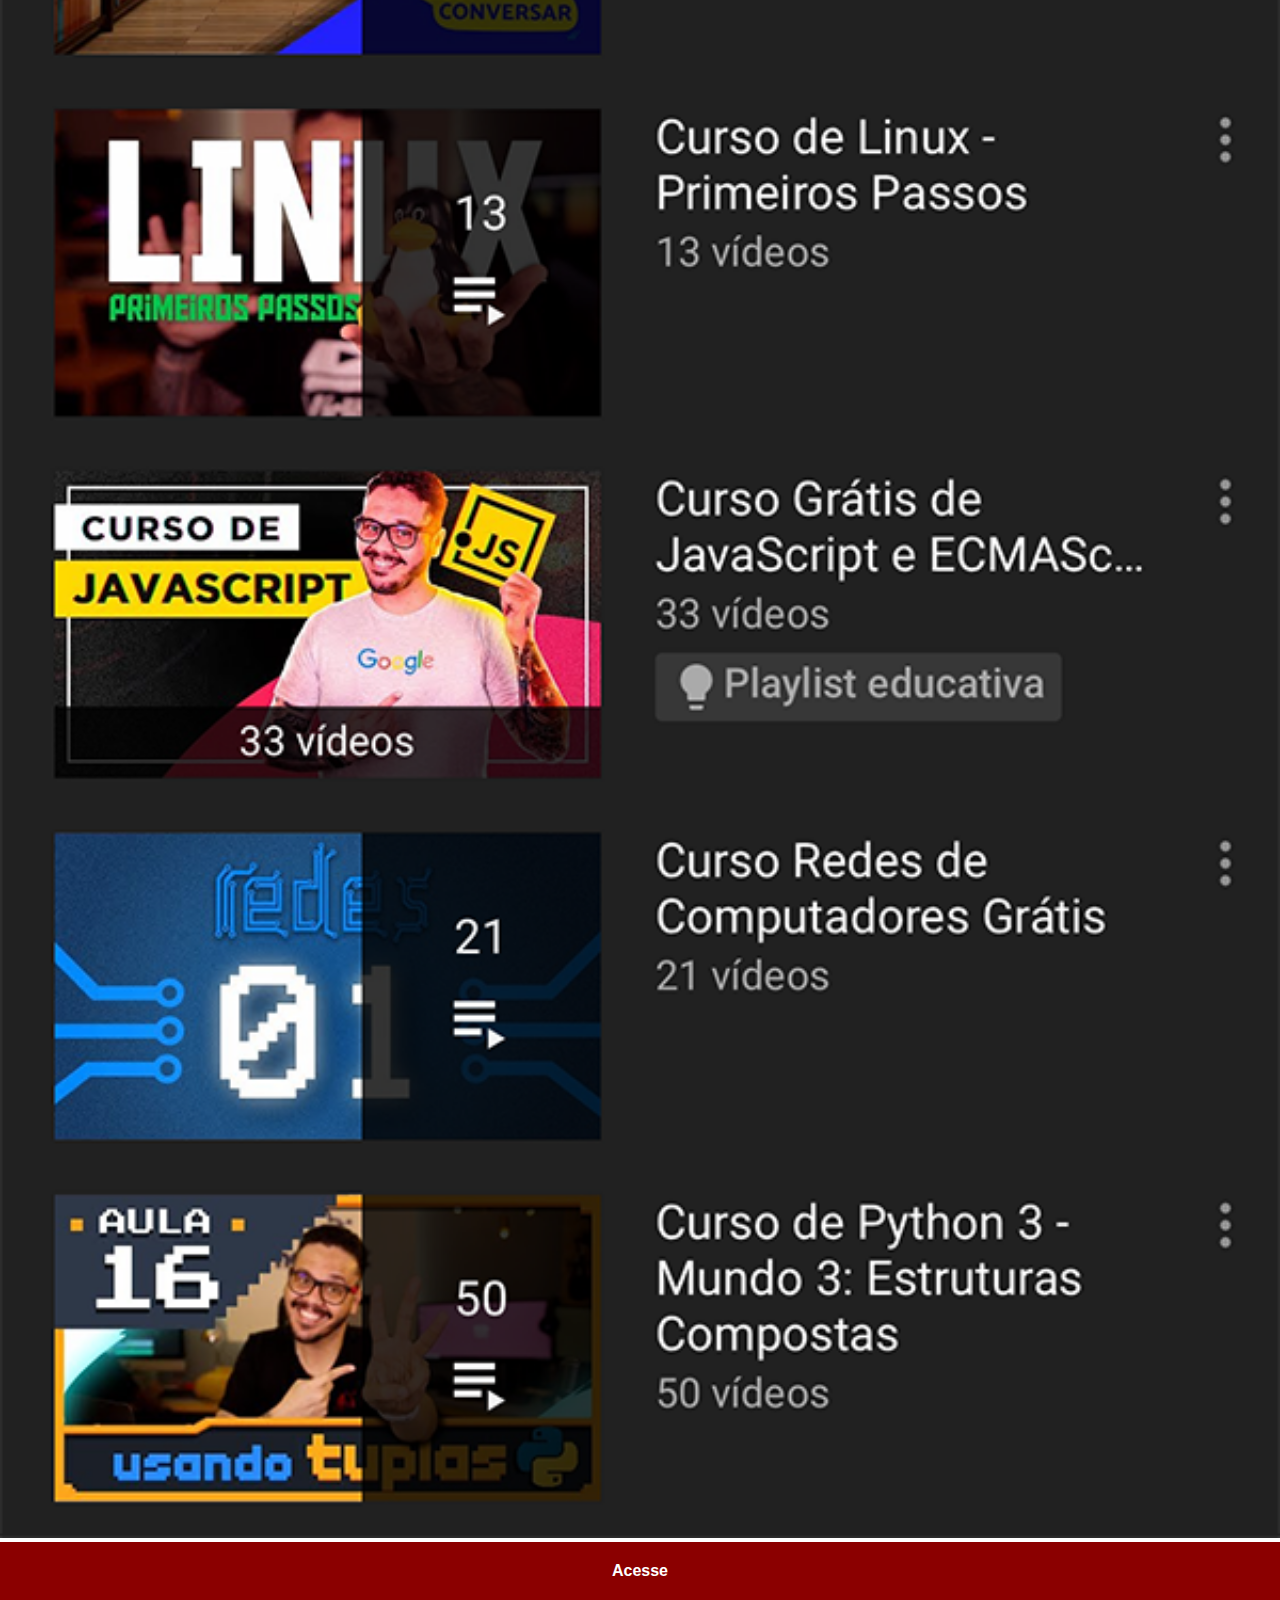
<file: youtube.html>
<!DOCTYPE html>
<html lang="pt-br">
<head>
    <meta charset="UTF-8">
    <meta name="viewport" content="width=device-width, initial-scale=1.0">
    <title>Youtube</title>
    <link rel="stylesheet" href="estilos/social.css">
</head>
<body>
    <img src="imagens/tela-youtube.png" alt="youtube">
    <a href="https://www.youtube.com/@CursoemVideo/playlists" target="_blank">Acesse</a>
</body>
</html>
</file>
<file: estilos/style.css>
@charset "UTF-8"

* {
    margin: 0;
    padding: 0px;
    font-family: Arial, Helvetica, sans-serif;
}

::-webkit-scrollbar {
    width: 0px;
    height: 0px;
}

html, body {
    height: 100vh;
    width: 100vw;
    background-color: black;
}

body {
    background-image: url('../imagens/fundo-madeira.jpg');
    background-repeat: no-repeat;
    background-position: top center ;
    background-size: cover;
    background-attachment: fixed;
}

main {
    position: relative;
    height: 100vh;
}

section#telefone {
    position: absolute;
    height: 627px;
    width: 311px;
    top: 50%;
    left: 50%;
    transform: translate(-50%, -50%);
    background-image: url('../imagens/frame-iphone.png');
    background-repeat: no-repeat;
}

iframe#tela {
    position: relative;
    top: 80px;
    left: 22px;
    width: 267px;
    height: 471px
}

section#redes-sociais {
    text-align: right;
    margin: 10px;
}

section#redes-sociais > a > img {
    width: 50px;
    height: 50px;
    margin: 10px;
    border-radius: 50%;
    box-shadow: 2px 2px 5px black;
    box-sizing: border-box;
}

section#redes-sociais > a > img:hover {
    border: 2px solid rgba(255, 255, 255, 0.432);
    transform: translate(-3px, -3px);
    box-shadow: 5px 5px 10px rgba(0, 0, 0, 0.652);
    transition: transform 0.3s border 1s
}
</file>
<file: estilos/social.css>
@charset "UTF-8";

* {
    margin: 0px;
    padding: 0px;
    font-family: Arial, Helvetica, sans-serif;
}

::-webkit-scrollbar {
    width: 0px;
    height: 0px;
}

img {
    width: 100vw;;
}

a {
    display: block;
    background-color: darkred;
    color: white;
    padding: 20px;
    text-align: center;
    text-decoration: none;
    font-weight: bolder;
}

a:hover {
    background-color: red;
}
</file>
